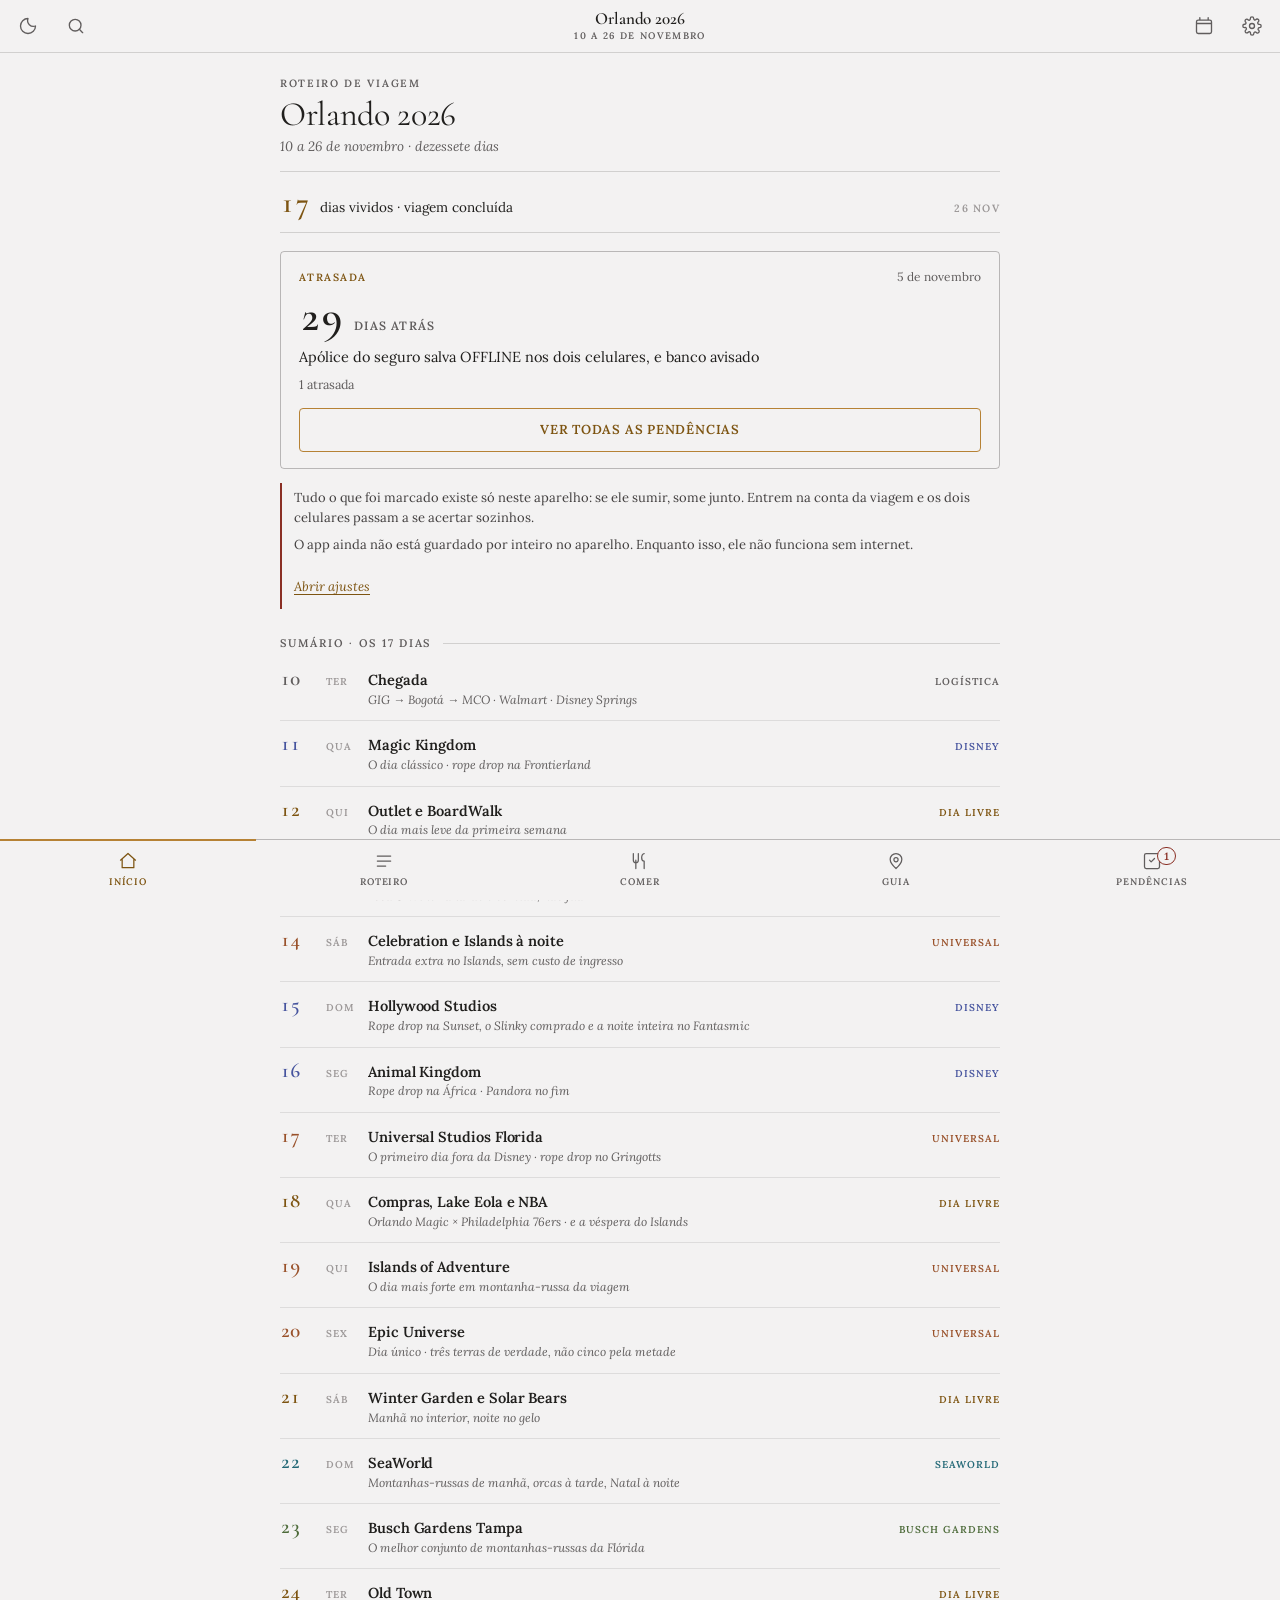
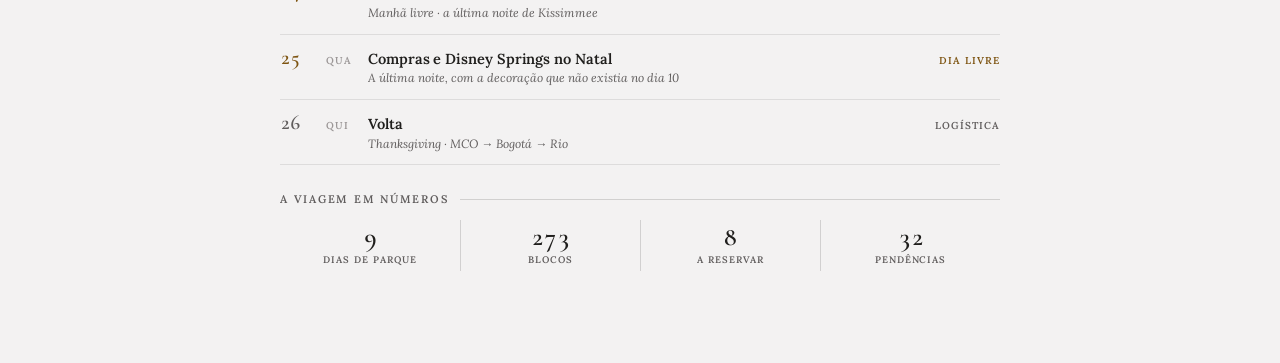
<file: index.html>
<!DOCTYPE html>
<html lang="pt-BR">
<head>
<meta charset="utf-8">
<meta name="viewport" content="width=device-width, initial-scale=1, viewport-fit=cover">
<meta name="theme-color" content="#f3f2f2">
<meta name="description" content="Roteiro de viagem offline para Orlando, 10 a 26 de novembro de 2026.">
<title>Orlando 2026</title>

<link rel="manifest" href="manifest.json">
<link rel="icon" type="image/png" sizes="192x192" href="icons/icon-192.png">
<link rel="apple-touch-icon" href="icons/apple-touch-icon.png">

<!-- iOS: sem isto, "Adicionar à Tela de Início" abre como aba do Safari -->
<meta name="apple-mobile-web-app-capable" content="yes">
<meta name="apple-mobile-web-app-status-bar-style" content="black-translucent">
<meta name="apple-mobile-web-app-title" content="Orlando 2026">
<meta name="mobile-web-app-capable" content="yes">

<link rel="stylesheet" href="css/app.css">
</head>
<body>

<header class="topo" id="topo">
  <div class="topo-linha">
    <button class="btn-icone" id="btn-tema" aria-label="Alternar tema">
      <svg viewBox="0 0 24 24" aria-hidden="true"><path d="M12 3a9 9 0 1 0 9 9 7 7 0 0 1-9-9z"/></svg>
    </button>
    <button class="btn-icone" id="btn-busca" aria-label="Buscar">
      <svg viewBox="0 0 24 24" aria-hidden="true"><circle cx="11" cy="11" r="7"/><path d="M20 20l-4-4"/></svg>
    </button>
    <div class="topo-titulo">
      <strong id="topo-nome">Orlando 2026</strong>
      <span id="topo-sub">10 a 26 de novembro</span>
    </div>
    <button class="btn-icone" id="btn-hoje" aria-label="Ir para hoje">
      <svg viewBox="0 0 24 24" aria-hidden="true"><path d="M7 2v3M17 2v3M3 9h18M5 5h14a2 2 0 0 1 2 2v12a2 2 0 0 1-2 2H5a2 2 0 0 1-2-2V7a2 2 0 0 1 2-2z"/></svg>
    </button>
    <button class="btn-icone" id="btn-ajustes" aria-label="Ajustes">
      <svg viewBox="0 0 24 24" aria-hidden="true"><circle cx="12" cy="12" r="3"/><path d="M19.4 15a1.6 1.6 0 0 0 .3 1.8l.1.1a2 2 0 1 1-2.8 2.8l-.1-.1a1.6 1.6 0 0 0-2.7 1.1V21a2 2 0 1 1-4 0v-.1A1.6 1.6 0 0 0 7.5 19.4l-.1.1a2 2 0 1 1-2.8-2.8l.1-.1A1.6 1.6 0 0 0 3 13.9H3a2 2 0 1 1 0-4h.1A1.6 1.6 0 0 0 4.6 7.5l-.1-.1a2 2 0 1 1 2.8-2.8l.1.1A1.6 1.6 0 0 0 10 3.6V3a2 2 0 1 1 4 0v.1a1.6 1.6 0 0 0 2.5 1.4l.1-.1a2 2 0 1 1 2.8 2.8l-.1.1a1.6 1.6 0 0 0 1.1 2.7H21a2 2 0 1 1 0 4h-.1a1.6 1.6 0 0 0-1.5 1z"/></svg>
    </button>
  </div>
</header>

<!-- ====================== HOME ====================== -->
<main class="tela oculto" id="tela-home">
  <!-- página de rosto -->
  <div class="rosto">
    <div class="rosto-kicker">Roteiro de viagem</div>
    <h1 class="rosto-titulo">Orlando 2026</h1>
    <p class="rosto-sub">10 a 26 de novembro · dezessete dias</p>
  </div>
  <div class="faixa-viagem" id="faixa-viagem"></div>
  <section id="cartao-acao"></section>

  <div id="home-saude"></div>

  <h2 class="secao-rotulo" id="rot-pendencias">Precisa de atenção</h2>
  <div id="home-pendencias"></div>

  <h2 class="secao-rotulo">Sumário · os 17 dias</h2>
  <div id="lista-dias"></div>

  <h2 class="secao-rotulo">A viagem em números</h2>
  <div class="resumo" id="resumo-viagem"></div>
</main>

<!-- ====================== DIA ====================== -->
<main class="tela oculto" id="tela-dia">
  <!-- faixa "agora" fixa: só aparece quando o dia é hoje -->
  <button class="faixa-agora oculto" id="faixa-agora" type="button"
    aria-label="Ir para o agora na linha do tempo"></button>

  <nav class="nav-dias" id="nav-dias" aria-label="Navegação entre dias"></nav>
  <div class="dia-pontos" id="dia-pontos" aria-hidden="true"></div>

  <section class="cabeca-dia" id="cabeca-dia">
    <div class="dia-kicker" id="dia-kicker"></div>
    <h1 id="dia-titulo"></h1>
    <p class="cabeca-meta" id="dia-data"></p>

    <div id="dia-selos" class="selos-dia"></div>
    <p class="dia-resumo" id="dia-resumo"></p>
    <div id="dia-rota"></div>

    <div class="referencia" id="referencia">
      <div class="referencia-txt">
        <label for="inp-referencia" id="lbl-referencia">Abertura do parque</label>
        <input type="time" id="inp-referencia" step="300">
      </div>
      <button class="btn-secundario" id="btn-ref-reset">Reverter</button>
      <p class="referencia-ajuda" id="referencia-ajuda"></p>
    </div>

    <div class="progresso">
      <div class="progresso-barra"><div class="progresso-fill" id="progresso-fill"></div></div>
      <div class="progresso-info">
        <span id="progresso-texto">0 de 0</span>
        <label class="chave">
          <input type="checkbox" id="chk-falta">
          <span>Só o que falta</span>
        </label>
      </div>
    </div>
  </section>

  <div id="vence-hoje"></div>
  <div id="avisos-dia"></div>
  <div id="gastronomia-dia"></div>
  <ol class="linha-tempo" id="linha-tempo"></ol>
  <div id="ficha-dia"></div>
  <div id="fechamento-dia"></div>
  <button class="voltar-hoje oculto" id="btn-voltar-hoje" type="button"></button>
</main>

<!-- ====================== RESTAURANTES ====================== -->
<main class="tela oculto" id="tela-comer">
  <div class="cabecalho">
    <div class="rosto-kicker">Orlando 2026</div>
    <h1 class="tela-titulo">Comer</h1>
    <p class="tela-sub" id="comer-sub"></p>
  </div>
  <div id="janelas-reserva"></div>
  <div id="gastronomia-hoje"></div>
  <div id="lista-restaurantes"></div>
  <h2 class="comer-secao">Imperdíveis da viagem</h2>
  <p class="tela-sub" id="gastro-sub"></p>
  <div id="lista-gastronomia"></div>
</main>

<!-- ====================== GUIA ====================== -->
<main class="tela oculto" id="tela-guia">
  <div class="cabecalho">
    <div class="rosto-kicker">Orlando 2026</div>
    <h1 class="tela-titulo">Guia</h1>
    <p class="tela-sub">Tudo o que vale saber na viagem, pelo momento em que se usa.</p>
  </div>
  <div class="ligar-rapido" id="guia-ligar"></div>
  <input class="guia-filtro" id="guia-filtro" type="search" autocomplete="off"
    placeholder="Filtrar: gorjeta, farmácia, Uber…" aria-label="Filtrar o Guia">
  <p class="guia-vazio" id="guia-vazio" hidden>Nada no Guia com esse termo. A lupa do topo busca no roteiro inteiro.</p>

  <section class="guia-secao">
    <h2 class="secao-rotulo">Antes de viajar</h2>
    <div id="guia-antes"></div>
  </section>
  <section class="guia-secao">
    <h2 class="secao-rotulo">No dia a dia</h2>
    <div id="guia-dia"></div>
  </section>
  <section class="guia-secao">
    <h2 class="secao-rotulo">Quando der errado</h2>
    <div class="ligar-rapido" id="guia-ligar-errado"></div>
    <div id="guia-errado"></div>
  </section>
  <section class="guia-secao">
    <h2 class="secao-rotulo">Referência · telefones</h2>
    <div id="lista-contatos"></div>
    <h2 class="secao-rotulo">Referência · locais</h2>
    <div class="aviso" id="aviso-coords"></div>
    <div class="filtros-local" id="filtros-local"></div>
    <div id="lista-locais"></div>
  </section>
</main>

<!-- ====================== PENDÊNCIAS ====================== -->
<main class="tela oculto" id="tela-pendencias">
  <div class="cabecalho">
    <div class="rosto-kicker">Orlando 2026</div>
    <h1 class="tela-titulo">Pendências</h1>
    <p class="tela-sub" id="pend-sub"></p>
  </div>
  <div class="progresso">
    <div class="progresso-barra"><div class="progresso-fill" id="pend-fill"></div></div>
    <div class="progresso-info">
      <span id="pend-texto"></span>
      <label class="chave">
        <input type="checkbox" id="chk-pend-falta">
        <span>Só o que falta</span>
      </label>
    </div>
  </div>
  <div id="lista-pendencias"></div>
</main>

<!-- ====================== AJUSTES ====================== -->
<main class="tela oculto" id="tela-ajustes">
  <div class="cabecalho">
    <div class="rosto-kicker">Orlando 2026</div>
    <h1 class="tela-titulo">Ajustes</h1>
    <p class="tela-sub">Offline, sincronização entre os dois celulares e dados do app.</p>
  </div>

  <h2 class="secao-rotulo">Estado offline</h2>
  <div id="status-offline"></div>

  <h2 class="secao-rotulo">Papel</h2>
  <div class="painel-sync">
    <p class="sync-ajuda">
      Uma meia-folha por dia: horários em duas colunas, telefones, confirmações e o que
      fazer se o dia virar. O app é offline, mas não é à prova de bateria às 21h.
    </p>
    <a class="btn-secundario link-folha" href="folha.html">Abrir as folhas do dia para imprimir</a>
  </div>

  <h2 class="secao-rotulo">Sincronizar com o outro celular</h2>
  <div class="painel-sync" id="painel-nuvem"></div>

  <h2 class="secao-rotulo">Sem internet: pelo arquivo</h2>
  <div class="painel-sync">
    <p class="sync-ajuda">
      Funciona sem sinal e sem conta: exportem de um aparelho e importem no outro.
      O <strong>Mesclar</strong> compara registro a registro e mantém sempre o mais
      recente — ninguém apaga o trabalho do outro, e a ordem não importa. É por aqui
      que o telefone e a apólice do seguro cruzam, porque eles não sobem para a nuvem.
    </p>
    <div class="sync-linha">
      <span class="sync-rot">Exportar</span>
      <div class="sync-botoes">
        <button class="btn-secundario" id="btn-exp-copiar">Copiar</button>
        <button class="btn-secundario" id="btn-exp-arquivo">Baixar</button>
        <button class="btn-secundario" id="btn-exp-enviar">Enviar</button>
      </div>
    </div>
    <div class="sync-linha">
      <span class="sync-rot">Importar</span>
      <div class="sync-botoes">
        <button class="btn-secundario destaque" id="btn-importar">Importar do outro celular</button>
      </div>
    </div>
  </div>

  <h2 class="secao-rotulo">Sobre os dados</h2>
  <div class="painel-sync"><p class="sync-ajuda" id="sobre-dados"></p></div>
</main>

<!-- ====================== BUSCA ====================== -->
<div class="busca-tela oculto" id="tela-busca" role="dialog" aria-modal="true" aria-label="Buscar no roteiro">
  <div class="busca-topo">
    <input class="busca-campo" id="busca-campo" type="search" autocomplete="off"
      placeholder="Buscar atração, restaurante, local, dica…" aria-label="Buscar">
    <button class="btn-icone escuro" id="btn-busca-fechar" aria-label="Fechar busca">
      <svg viewBox="0 0 24 24" aria-hidden="true"><path d="M6 6l12 12M18 6L6 18"/></svg>
    </button>
  </div>
  <div class="busca-corpo" id="busca-corpo"></div>
</div>

<!-- ====================== MODAL IMPORTAR ====================== -->
<div class="modal oculto" id="modal-importar">
  <div class="modal-caixa" role="dialog" aria-modal="true" aria-labelledby="imp-titulo">
    <div class="modal-topo">
      <strong id="imp-titulo">Importar do outro celular</strong>
      <button class="btn-icone escuro" id="btn-imp-fechar" aria-label="Fechar">
        <svg viewBox="0 0 24 24" aria-hidden="true"><path d="M6 6l12 12M18 6L6 18"/></svg>
      </button>
    </div>
    <div class="modal-corpo">
      <p class="sync-ajuda">Cole aqui o texto exportado no outro aparelho, ou escolha o arquivo.</p>
      <textarea id="imp-texto" rows="6" placeholder="{ &quot;versao&quot;: 1, … }"></textarea>
      <label class="btn-secundario arquivo-label">
        Escolher arquivo…
        <input type="file" id="imp-arquivo" accept="application/json,.json" hidden>
      </label>
      <p class="imp-resultado" id="imp-resultado" role="status"></p>
    </div>
    <div class="modal-acoes">
      <button class="btn-secundario" id="btn-imp-substituir">Substituir tudo</button>
      <button class="btn-primario" id="btn-imp-mesclar">Mesclar</button>
    </div>
  </div>
</div>

<div class="toast" id="toast" role="status" aria-live="polite"></div>

<nav class="barra-inferior">
  <button class="aba ativa" data-tela="home">
    <svg viewBox="0 0 24 24" aria-hidden="true"><path d="M3 11l9-8 9 8M5 10v10h14V10"/></svg>
    <span>Início</span>
  </button>
  <button class="aba" data-tela="dia">
    <svg viewBox="0 0 24 24" aria-hidden="true"><path d="M4 6h16M4 12h16M4 18h10"/></svg>
    <span>Roteiro</span>
  </button>
  <button class="aba" data-tela="comer">
    <svg viewBox="0 0 24 24" aria-hidden="true"><path d="M4 3v8a3 3 0 0 0 6 0V3M7 11v10M17 3c-1.7 0-3 2.2-3 5s1.3 4 3 4v9"/></svg>
    <span>Comer</span>
  </button>
  <button class="aba" data-tela="guia">
    <svg viewBox="0 0 24 24" aria-hidden="true"><path d="M12 21s7-6 7-11a7 7 0 1 0-14 0c0 5 7 11 7 11zM12 8a2.5 2.5 0 1 1 0 5 2.5 2.5 0 0 1 0-5z"/></svg>
    <span>Guia</span>
  </button>
  <button class="aba" data-tela="pendencias">
    <svg viewBox="0 0 24 24" aria-hidden="true"><path d="M9 11l2 2 4-4M5 3h14a2 2 0 0 1 2 2v14a2 2 0 0 1-2 2H5a2 2 0 0 1-2-2V5a2 2 0 0 1 2-2z"/></svg>
    <span>Pendências</span>
    <i class="badge oculto" id="badge-pend"></i>
  </button>
</nav>

<script src="data/roteiro.js"></script>
<script src="js/estado.js"></script>
<script src="js/busca.js"></script>
<script src="js/fase3.js"></script>
<script src="js/fase4.js"></script>
<script src="js/fase5.js"></script>
<script src="js/sync.js"></script>
<script src="js/app.js"></script>
</body>
</html>
</file>
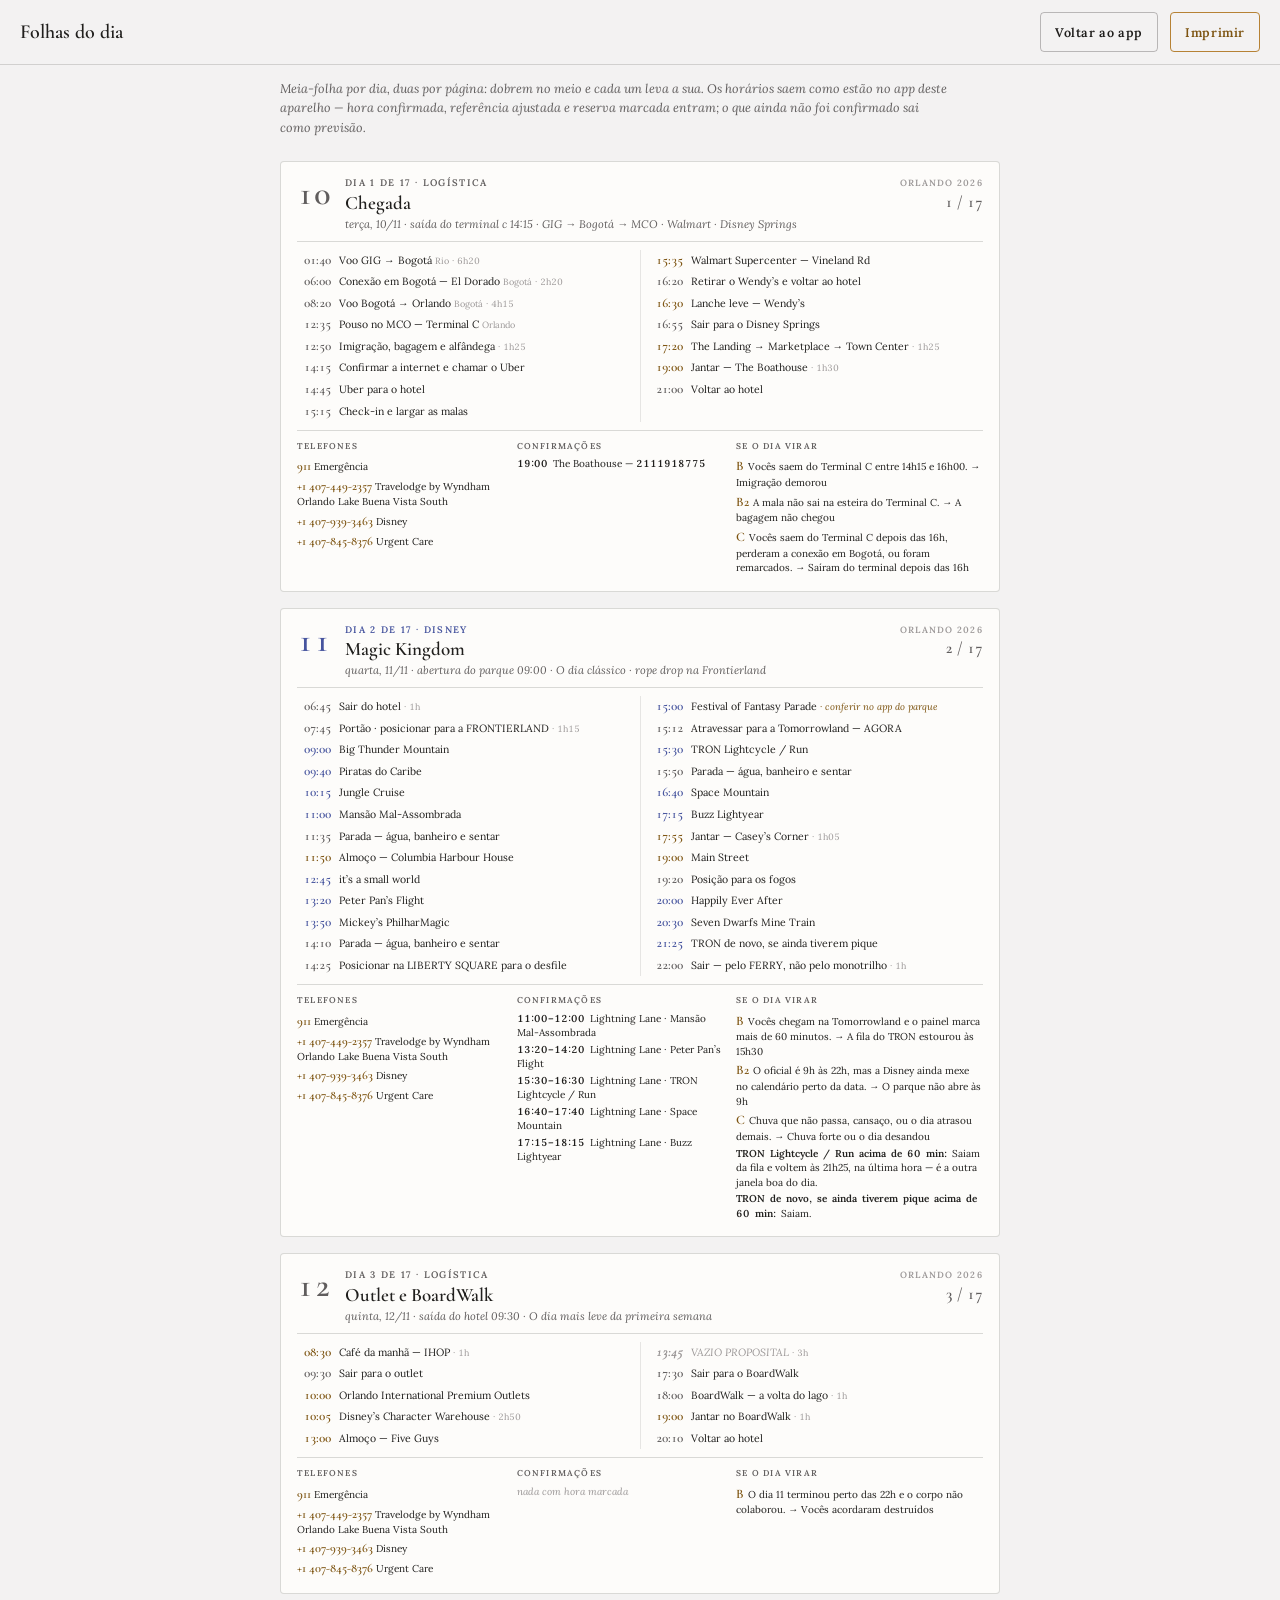
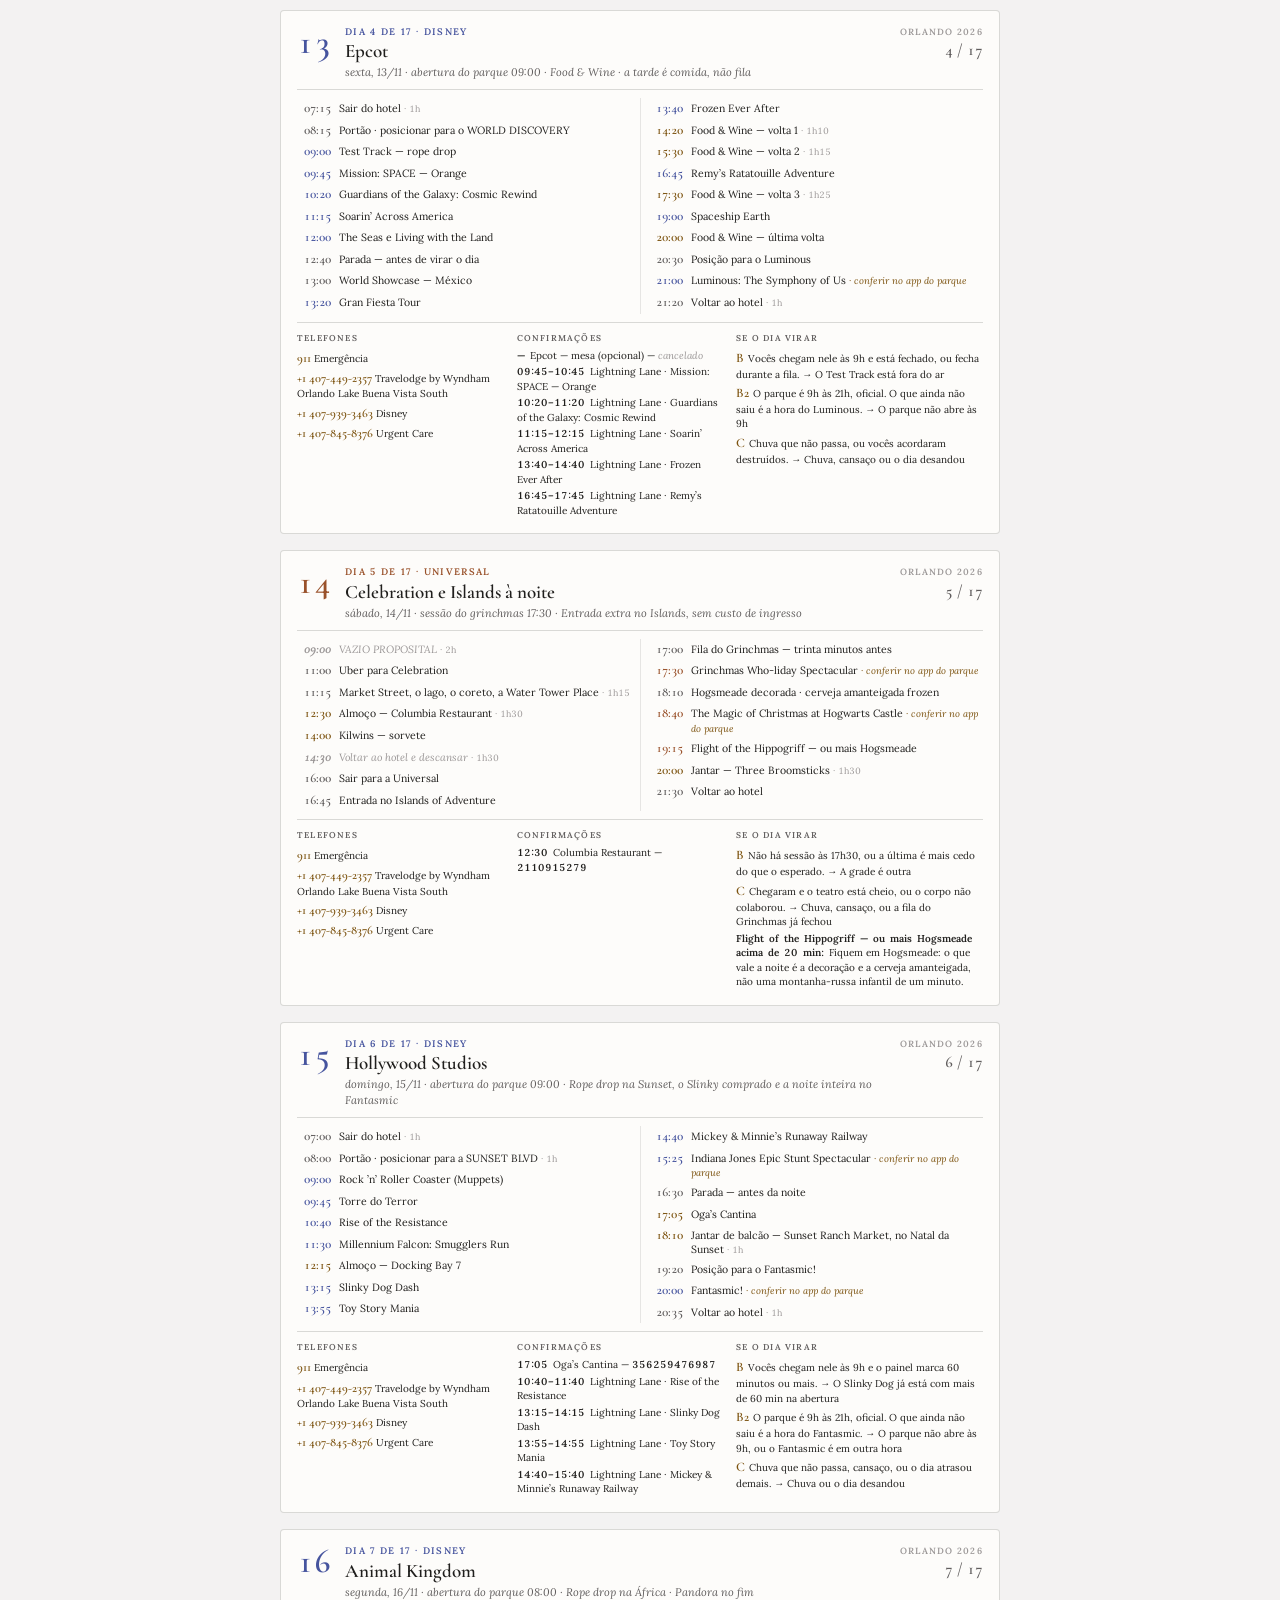
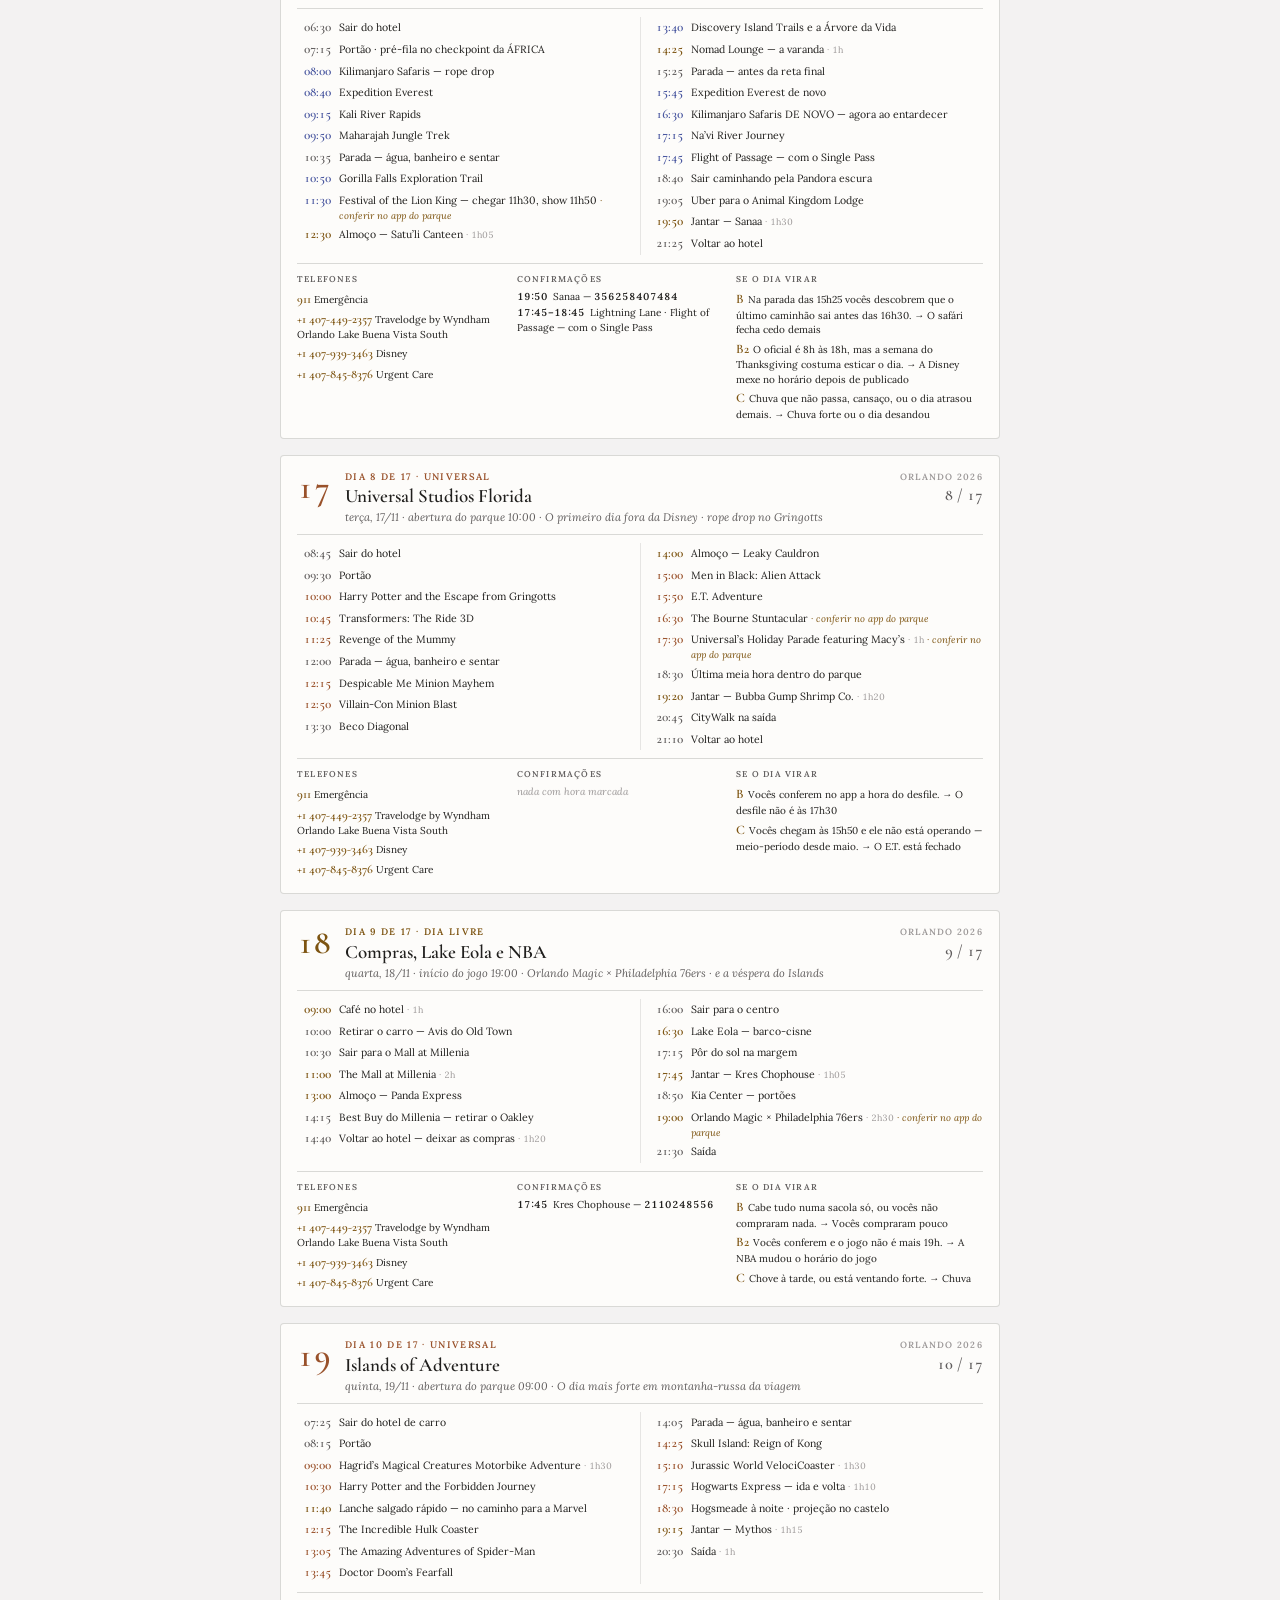
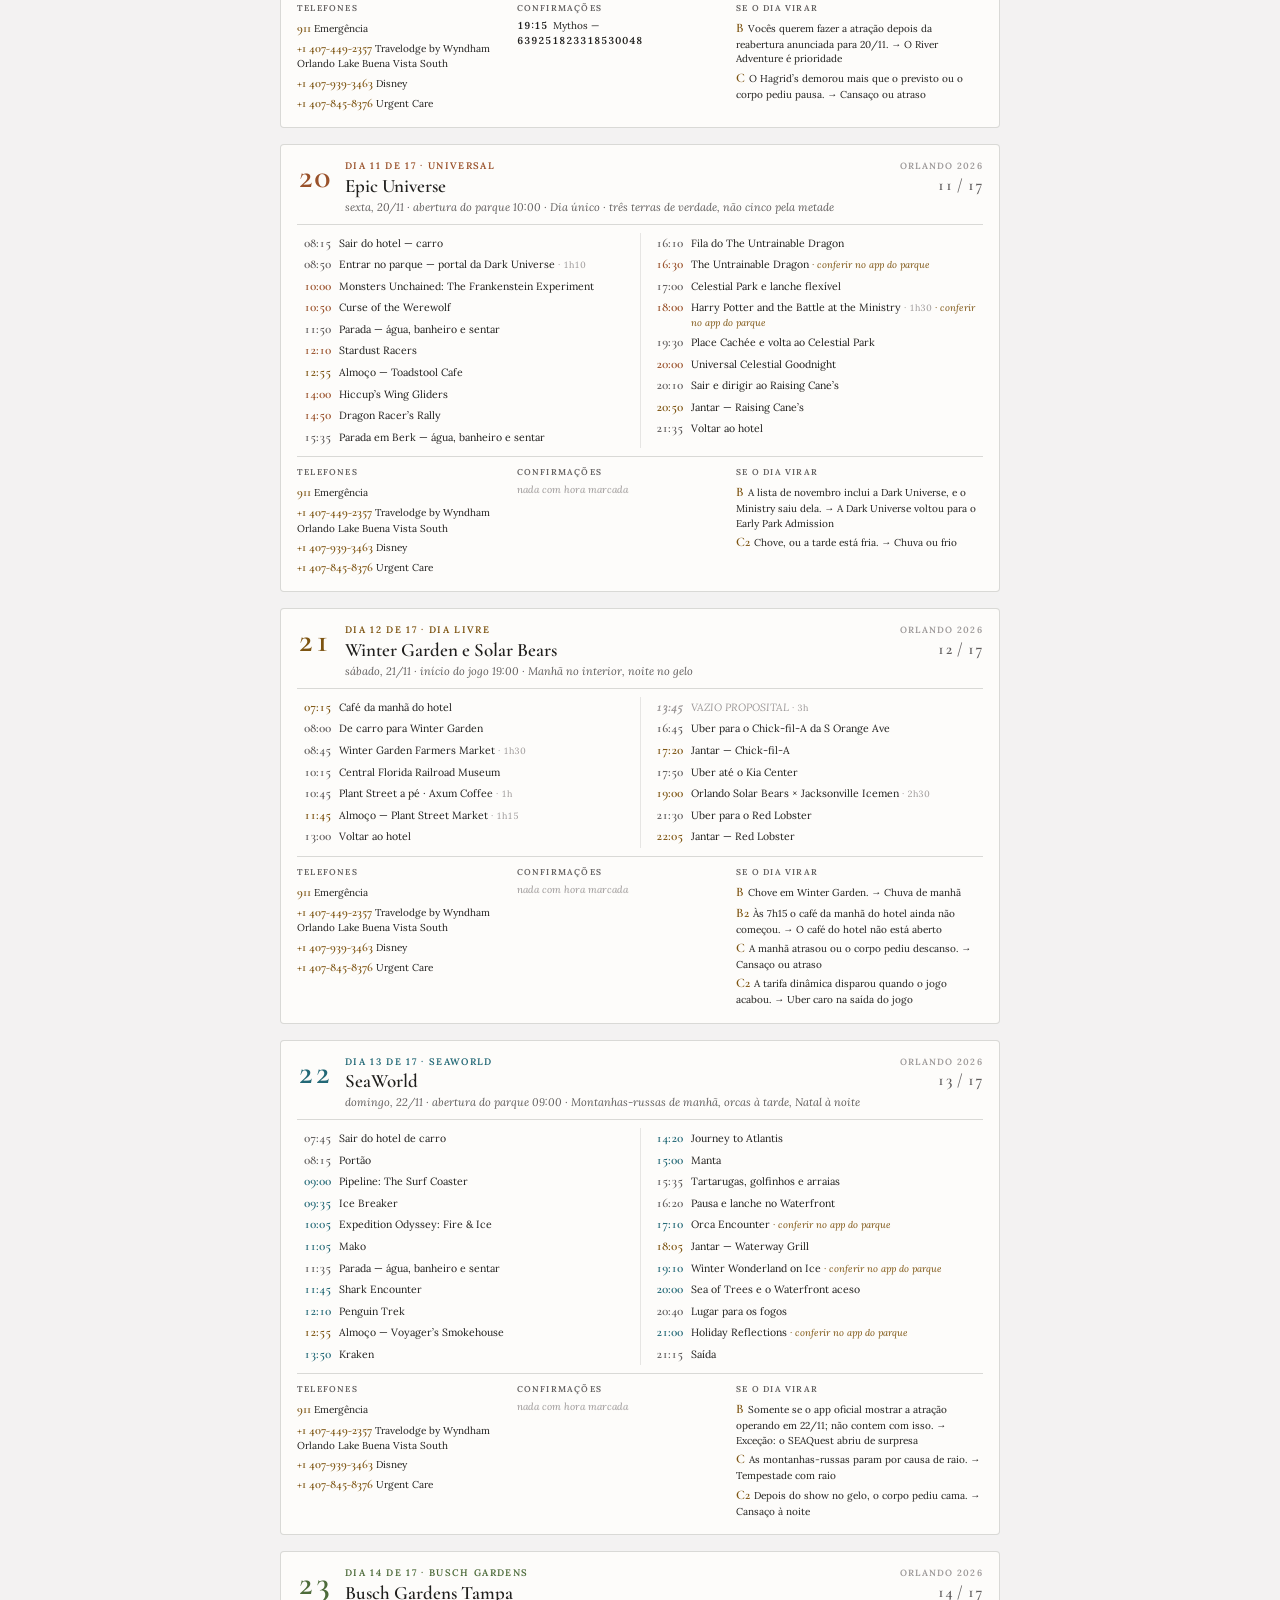
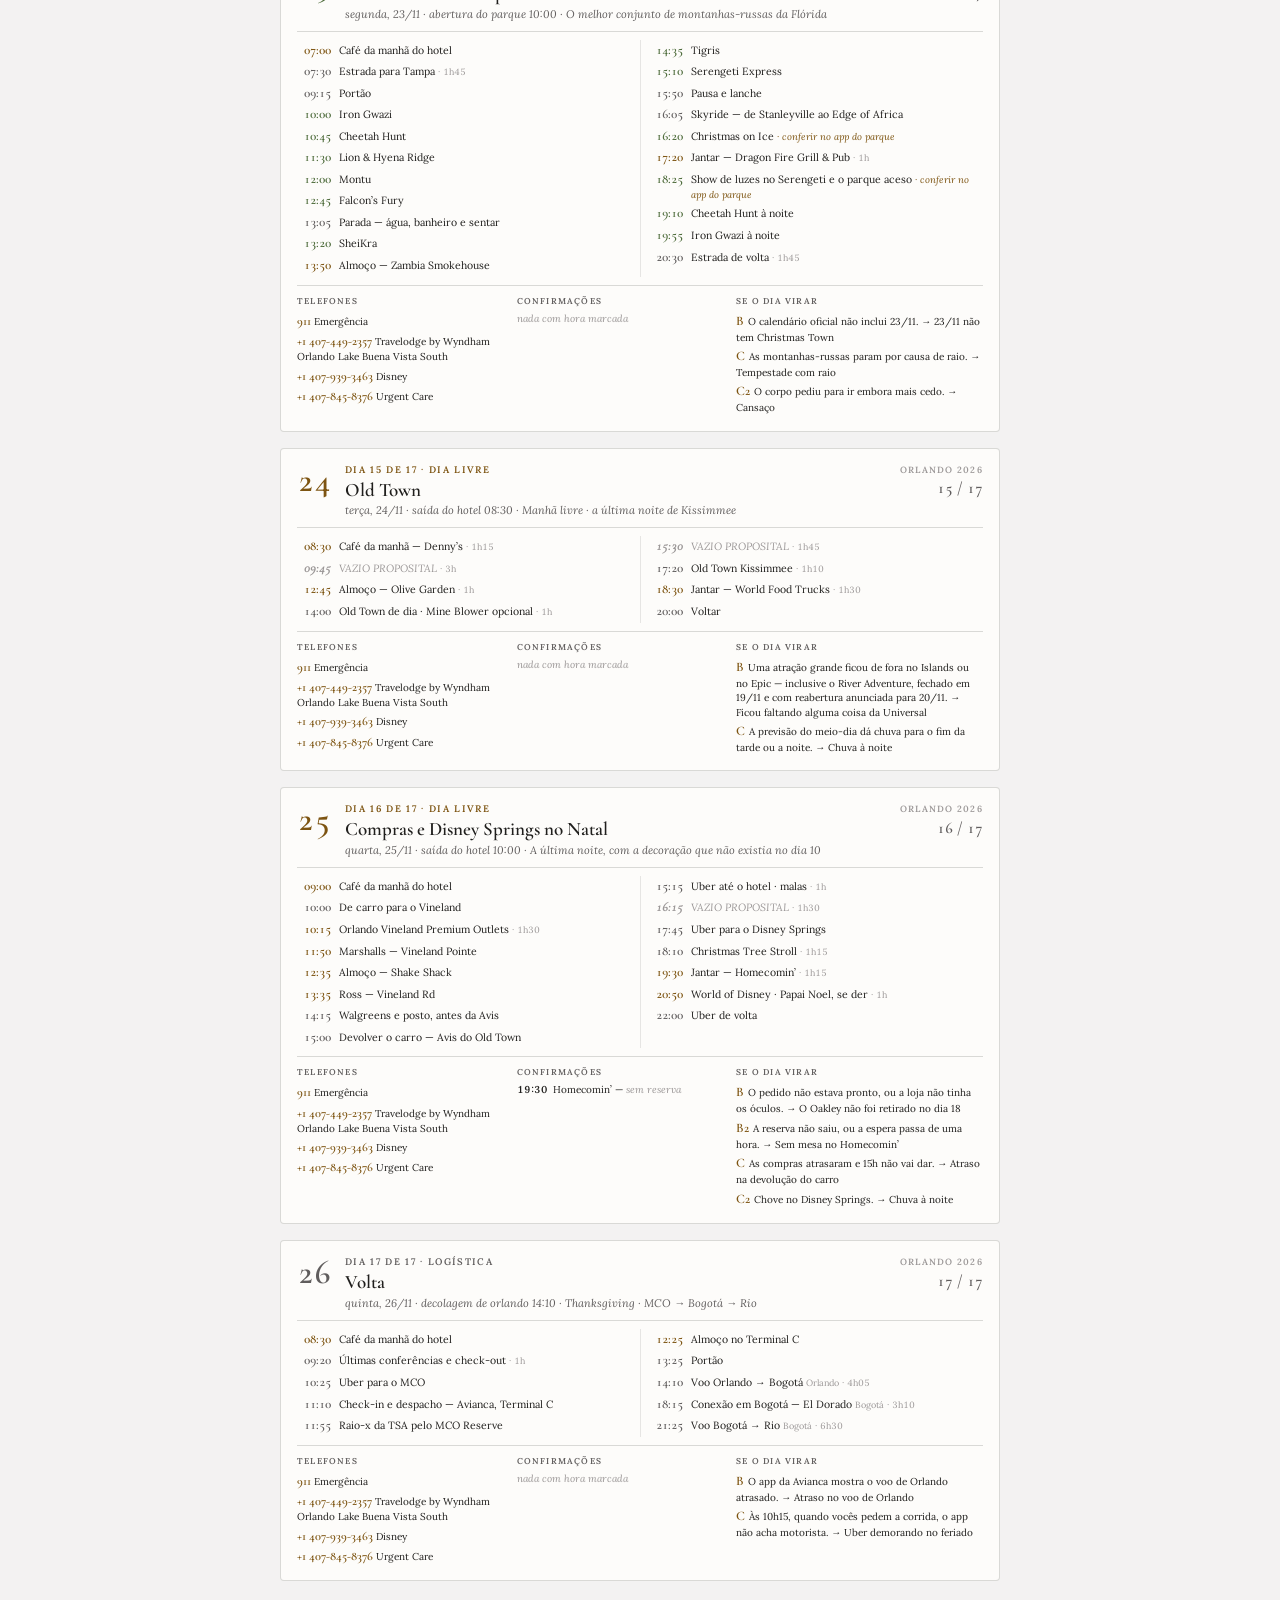
<file: folha.html>
<!doctype html>
<html lang="pt-BR">
<head>
<meta charset="utf-8">
<meta name="viewport" content="width=device-width, initial-scale=1">
<meta name="theme-color" content="#f3f2f2">
<title>Folha do dia</title>
<link rel="stylesheet" href="css/app.css">
<style>
  /* =========================================================================
     Folha do dia — meia-folha por dia, para dobrar e levar no bolso.
     O app é offline, mas não é à prova de bateria às 21h. A folha lê o mesmo
     estado do app neste aparelho: hora confirmada, referência ajustada, reserva.
     ====================================================================== */
  body { padding: 0; }
  .fo-topo {
    position: sticky; top: 0; z-index: 10; background: var(--fundo);
    border-bottom: 1px solid var(--fio); padding: 12px 20px;
    display: flex; align-items: center; gap: 12px; flex-wrap: wrap;
  }
  .fo-topo strong { font-family: var(--font-heading); font-size: 20px; font-weight: 600; flex: 1; }
  .fo-topo .btn-secundario { min-height: 40px; }
  .fo-ajuda { max-width: 760px; margin: 0 auto; padding: 14px 20px 0; font-style: italic;
    font-size: 12.5px; color: var(--texto-fraco); line-height: 1.55; text-wrap: pretty; }
  .folhas { max-width: 760px; margin: 0 auto; padding: 8px 20px 40px; }

  .folha {
    border: 1px solid var(--fio); border-radius: var(--r-card); background: var(--superficie);
    padding: 14px 16px; margin: 16px 0; break-inside: avoid; page-break-inside: avoid;
    color: var(--texto);
  }
  .fo-cab { display: flex; gap: 14px; align-items: flex-start; padding-bottom: 8px;
    border-bottom: 1px solid var(--fio); }
  .fo-num { font-family: var(--font-heading); font-weight: 600; font-size: 34px; line-height: .9;
    font-variant-numeric: tabular-nums; color: var(--op); flex: 0 0 auto; padding-top: 3px; }
  .fo-cab-txt { flex: 1; min-width: 0; }
  .fo-kicker { font-size: 9.5px; font-weight: 600; letter-spacing: .14em; text-transform: uppercase;
    color: var(--op); }
  .fo-titulo { font-family: var(--font-heading); font-weight: 600; font-size: 19px; line-height: 1.1;
    margin-top: 2px; }
  .fo-meta { font-style: italic; font-size: 11px; color: var(--texto-fraco); margin-top: 3px;
    line-height: 1.45; }
  .fo-marca { text-align: right; font-size: 9px; font-weight: 600; letter-spacing: .14em;
    text-transform: uppercase; color: var(--texto-suave); white-space: nowrap; line-height: 1.5; }
  .fo-marca b { display: block; font-family: var(--font-heading); font-size: 16px; font-weight: 600;
    letter-spacing: 0; color: var(--texto-fraco); font-variant-numeric: tabular-nums; }

  .fo-horas { columns: 2; column-gap: 18px; column-rule: 1px solid var(--fio-fraco);
    padding: 8px 0; list-style: none; margin: 0; }
  .fo-hora { display: flex; gap: 8px; align-items: baseline; font-size: 10.5px; line-height: 1.35;
    padding: 2px 0; break-inside: avoid; }
  .fo-hora b { flex: 0 0 34px; font-family: var(--font-heading); font-weight: 600; font-size: 13px;
    font-variant-numeric: tabular-nums; color: var(--texto-fraco); text-align: right; }
  .fo-hora.t-atracao b, .fo-hora.t-show b { color: var(--op); }
  .fo-hora.t-refeicao b, .fo-hora.t-compras b { color: var(--acento-texto); }
  .fo-hora.t-vazio { color: var(--texto-suave); font-style: italic; }
  .fo-hora.t-vazio b { color: var(--texto-suave); }
  .fo-hora span { min-width: 0; }
  .fo-hora i { font-style: normal; font-size: 9px; color: var(--texto-suave);
    font-variant-numeric: tabular-nums; white-space: nowrap; }
  .fo-hora .fo-conf { font-style: italic; color: var(--ok); font-size: 9.5px; }
  .fo-hora .fo-pede { font-style: italic; color: var(--acento-texto); font-size: 9.5px; }

  .fo-pe { display: grid; grid-template-columns: 1fr 1fr 1.2fr; gap: 0 14px;
    border-top: 1px solid var(--fio); padding-top: 8px; }
  .fo-rot { font-size: 8.5px; font-weight: 600; letter-spacing: .14em; text-transform: uppercase;
    color: var(--texto-fraco); margin-bottom: 4px; }
  .fo-lista { list-style: none; margin: 0; padding: 0; font-size: 10px; line-height: 1.45; }
  .fo-lista li { padding: 1px 0; break-inside: avoid; }
  .fo-lista b { font-weight: 600; font-variant-numeric: tabular-nums; }
  .fo-lista .fo-tel { font-family: var(--font-heading); font-size: 12.5px; font-weight: 600;
    color: var(--acento-texto); white-space: nowrap; }
  .fo-lista .fo-letra { font-family: var(--font-heading); font-size: 13px; font-weight: 600;
    color: var(--acento-texto); margin-right: 4px; }
  .fo-lista .fo-nada { font-style: italic; color: var(--texto-suave); }
  .fo-vazio { font-style: italic; color: var(--texto-fraco); padding: 30px 0; text-align: center; }

  @media (max-width: 520px) {
    .fo-pe { grid-template-columns: 1fr; gap: 10px 0; }
  }

  @media print {
    @page { size: A4; margin: 9mm 10mm; }
    :root { --fundo: #fff; --superficie: #fff; --texto: #000; --texto-corpo: #222;
      --texto-fraco: #444; --texto-suave: #777; --fio: #bbb; --fio-fraco: #ccc; --fio-forte: #999; }
    body { background: #fff; color: #000; }
    .fo-topo, .fo-ajuda { display: none; }
    .folhas { max-width: none; padding: 0; margin: 0; }
    /* duas folhas por página: dobra no meio, uma vai no bolso de cada um */
    .folha { height: 134mm; margin: 0; border: 0; border-bottom: 1px dashed #999;
      border-radius: 0; padding: 4mm 3mm; overflow: hidden; box-sizing: border-box; }
    .folha:nth-child(2n) { border-bottom: 0; }
    .folha:nth-child(2n+1) { page-break-before: auto; }
    .folha:nth-child(2n+2) { page-break-after: always; }
    .fo-num, .fo-kicker, .fo-hora.t-atracao b, .fo-hora.t-show b { color: #000; }
    .fo-hora.t-refeicao b, .fo-hora.t-compras b, .fo-lista .fo-tel, .fo-lista .fo-letra,
    .fo-hora .fo-pede { color: #000; }
    .fo-hora .fo-conf { color: #000; }
    a { color: inherit; text-decoration: none; }
  }
</style>
</head>
<body>
<header class="fo-topo">
  <strong>Folhas do dia</strong>
  <a class="btn-secundario" href="./">Voltar ao app</a>
  <button class="btn-secundario destaque" id="btn-imprimir" type="button">Imprimir</button>
</header>
<p class="fo-ajuda">
  Meia-folha por dia, duas por página: dobrem no meio e cada um leva a sua. Os horários
  saem como estão no app deste aparelho — hora confirmada, referência ajustada e reserva
  marcada entram; o que ainda não foi confirmado sai como previsão.
</p>
<main class="folhas" id="folhas"></main>

<script src="data/roteiro.js"></script>
<script src="js/estado.js"></script>
<script>
(function () {
  'use strict';
  const R = window.ROTEIRO;
  const alvo = document.getElementById('folhas');
  if (!R || !R.dias) {
    alvo.innerHTML = '<p class="fo-vazio">O roteiro não carregou. Abram o app uma vez com internet.</p>';
    return;
  }
  const estado = window.Estado || null;

  const el = function (tag, cls, txt) {
    const n = document.createElement(tag);
    if (cls) n.className = cls;
    if (txt != null) n.textContent = txt;
    return n;
  };
  const paraMin = (h) => { const p = h.split(':'); return (+p[0]) * 60 + (+p[1]); };
  const paraHora = (m) => {
    m = ((m % 1440) + 1440) % 1440;
    return String(Math.floor(m / 60)).padStart(2, '0') + ':' + String(m % 60).padStart(2, '0');
  };
  const ddmm = (iso) => iso.slice(8, 10) + '/' + iso.slice(5, 7);
  const OP = { disney: 'Disney', universal: 'Universal', seaworld: 'SeaWorld',
               busch: 'Busch Gardens', livre: 'dia livre', logistica: 'logística' };
  function chaveOp(dia) {
    const o = (dia.operadora || '').toLowerCase();
    if (o.indexOf('disney') >= 0) return 'disney';
    if (o.indexOf('universal') >= 0) return 'universal';
    if (o.indexOf('sea') >= 0) return 'seaworld';
    if (o.indexOf('busch') >= 0) return 'busch';
    return dia.tipo === 'logistica' || dia.tipo === 'compras' ? 'logistica' : 'livre';
  }

  // A referência do dia como o app a vê: o padrão do roteiro, ou o que foi ajustado.
  function refDoDia(dia) {
    if (!dia.referencia) return null;
    let r = estado && estado.referencia ? estado.referencia(dia.id) : null;
    if (r && typeof r === 'object') r = r.hora;
    return r || dia.referencia.padrao;
  }
  // Hora efetiva de um bloco: confirmada à mão > deslocada pela referência > prevista.
  function horaEfetiva(dia, b, delta) {
    const conf = estado && estado.horaBloco ? estado.horaBloco(b.id) : null;
    if (conf) return { hora: conf, confirmada: true };
    if (delta && b.ancora === 'referencia') return { hora: paraHora(paraMin(b.hora) + delta) };
    return { hora: b.hora };
  }
  function statusReserva(r) {
    const s = estado && estado.reserva ? estado.reserva(r.id) : null;
    return { status: (s && s.status) || r.statusPadrao || null,
             conf: (s && s.confirmacao) || r.confirmacaoPadrao || null };
  }

  // Telefones que valem em qualquer dia: os críticos, com número.
  const telefones = (R.contatos || []).filter((c) => c.critico && c.numero);

  R.dias.forEach(function (dia, idx) {
    const sec = el('section', 'folha');
    sec.setAttribute('data-op', chaveOp(dia));

    /* cabeçalho */
    const cab = el('div', 'fo-cab');
    cab.appendChild(el('div', 'fo-num', String(+dia.data.slice(8, 10))));
    const txt = el('div', 'fo-cab-txt');
    txt.appendChild(el('div', 'fo-kicker',
      'Dia ' + (idx + 1) + ' de ' + R.dias.length + ' · ' + OP[chaveOp(dia)]));
    txt.appendChild(el('div', 'fo-titulo', dia.titulo));
    const ref = refDoDia(dia);
    const meta = [dia.diaSemana + ', ' + ddmm(dia.data)];
    if (dia.referencia) meta.push(dia.referencia.rotulo.toLowerCase() + ' ' + ref);
    if (dia.subtitulo) meta.push(dia.subtitulo);
    txt.appendChild(el('div', 'fo-meta', meta.join(' · ')));
    cab.appendChild(txt);
    const marca = el('div', 'fo-marca', 'Orlando 2026');
    marca.appendChild(el('b', null, (idx + 1) + ' / ' + R.dias.length));
    cab.appendChild(marca);
    sec.appendChild(cab);

    /* horários em duas colunas */
    const delta = dia.referencia ? paraMin(ref) - paraMin(dia.referencia.padrao) : 0;
    const ul = el('ul', 'fo-horas');
    const blocos = (dia.blocos || []).map(function (b) {
      const h = horaEfetiva(dia, b, delta);
      return { b: b, hora: h.hora, confirmada: h.confirmada, min: paraMin(h.hora) };
    }).sort((a, b) => a.min - b.min);
    blocos.forEach(function (it) {
      const b = it.b;
      const li = el('li', 'fo-hora t-' + b.tipo);
      li.appendChild(el('b', null, it.hora));
      const s = el('span', null, b.titulo);
      if (b.fuso) s.appendChild(el('i', null, ' ' + b.fuso));
      if (b.duracaoMin && b.duracaoMin >= 60) {
        s.appendChild(el('i', null, ' · ' + Math.floor(b.duracaoMin / 60) + 'h' +
          (b.duracaoMin % 60 ? String(b.duracaoMin % 60).padStart(2, '0') : '')));
      }
      if (it.confirmada) s.appendChild(el('span', 'fo-conf', ' · confirmado'));
      else if (b.confirmarHorario) s.appendChild(el('span', 'fo-pede', ' · conferir no app do parque'));
      li.appendChild(s);
      ul.appendChild(li);
    });
    sec.appendChild(ul);

    /* pé: telefones · confirmações · se o dia virar */
    const pe = el('div', 'fo-pe');

    const t = el('div');
    t.appendChild(el('div', 'fo-rot', 'Telefones'));
    const tl = el('ul', 'fo-lista');
    telefones.forEach(function (c) {
      const li = el('li');
      li.appendChild(el('span', 'fo-tel', c.numero));
      li.appendChild(document.createTextNode(' ' + c.nome.split('—')[0].trim()));
      tl.appendChild(li);
    });
    t.appendChild(tl);
    pe.appendChild(t);

    const c = el('div');
    c.appendChild(el('div', 'fo-rot', 'Confirmações'));
    const cl = el('ul', 'fo-lista');
    (R.restaurantes || []).filter((r) => r.data === dia.data && r.precisaReserva)
      .sort((a, b) => String(a.hora || '').localeCompare(String(b.hora || '')))
      .forEach(function (r) {
        const st = statusReserva(r);
        const li = el('li');
        li.appendChild(el('b', null, (r.hora || '—') + ' '));
        li.appendChild(document.createTextNode(r.nome + ' — '));
        if ((st.status === 'confirmado' || st.status === 'reservado') && st.conf) {
          li.appendChild(el('b', null, st.conf));
        } else if (st.status === 'cancelado') {
          li.appendChild(el('span', 'fo-nada', 'cancelado'));
        } else {
          li.appendChild(el('span', 'fo-nada', 'sem reserva'));
        }
        cl.appendChild(li);
      });
    blocos.filter((it) => (it.b.acesso || []).some((a) => a === 'multi-pass' || a === 'single-pass'))
      .forEach(function (it) {
        const li = el('li');
        li.appendChild(el('b', null, it.hora + '–' + paraHora(it.min + 60) + ' '));
        li.appendChild(document.createTextNode('Lightning Lane · ' + it.b.titulo));
        cl.appendChild(li);
      });
    if (!cl.children.length) cl.appendChild(el('li', 'fo-nada', 'nada com hora marcada'));
    c.appendChild(cl);
    pe.appendChild(c);

    const v = el('div');
    v.appendChild(el('div', 'fo-rot', 'Se o dia virar'));
    const vl = el('ul', 'fo-lista');
    (dia.planos || []).filter((p) => p.letra !== 'A').forEach(function (p) {
      const li = el('li');
      li.appendChild(el('span', 'fo-letra', p.letra));
      li.appendChild(document.createTextNode(p.gatilho ? p.gatilho + ' → ' + p.titulo : p.titulo));
      vl.appendChild(li);
    });
    blocos.filter((it) => it.b.limiarFila).forEach(function (it) {
      const li = el('li');
      li.appendChild(el('b', null, it.b.titulo + ' acima de ' + it.b.limiarFila + ' min: '));
      li.appendChild(document.createTextNode(
        (it.b.planoBFila || 'plano B').split(/(?<=[.!?])\s/)[0]));
      vl.appendChild(li);
    });
    if (!vl.children.length) vl.appendChild(el('li', 'fo-nada', 'sem plano B escrito'));
    v.appendChild(vl);
    pe.appendChild(v);

    sec.appendChild(pe);
    alvo.appendChild(sec);
  });

  document.getElementById('btn-imprimir').addEventListener('click', function () { window.print(); });
})();
</script>
</body>
</html>
</file>
<file: css/app.css>
/* =============================================================================
   Orlando 2026 — sistema visual "Classical"
   -----------------------------------------------------------------------------
   Editorial, tipo livro: Cormorant Garamond nos títulos e numerais, Lora no
   corpo. Fios de cabelo no lugar de sombras; cor como traço — borda, filete,
   tinta de numeral — nunca como bloco chapado. A única exceção de
   preenchimento é a pílula ativa da régua de dias.

   REGRA QUE NÃO SE QUEBRA: contraste vem antes de decoração. Serifa sob sol
   pede corpo: leitura 13.5–14.5px, apoio 12–12.5px, mínimo 10.5px só em
   metadado. Tinta sempre em opacidade cheia; o que "recua" recua por cor,
   não por transparência. Os pares texto/fundo são medidos em tools/checar.js.

   Fontes: locais, em fonts/, no precache do service worker. Zero rede em
   runtime — um @font-face de CDN renderizaria em serifa de sistema no parque.
   ========================================================================== */

@font-face {
  font-family: "Cormorant Garamond";
  font-style: normal;
  font-weight: 300 700;            /* fonte variável: o 600 vem do eixo, não sintetizado */
  font-display: swap;
  src: url("../fonts/cormorant-garamond.woff2") format("woff2");
  unicode-range: U+0000-00FF, U+0131, U+0152-0153, U+02BB-02BC, U+02C6, U+02DA, U+02DC,
    U+0304, U+0308, U+0329, U+2000-206F, U+20AC, U+2122, U+2191, U+2193, U+2212, U+2215,
    U+FEFF, U+FFFD;
}
@font-face {
  font-family: "Cormorant Garamond";
  font-style: italic;
  font-weight: 400;                /* corte estático: só o 400 itálico é usado */
  font-display: swap;
  src: url("../fonts/cormorant-garamond-italic.woff2") format("woff2");
  unicode-range: U+0000-00FF, U+0131, U+0152-0153, U+02BB-02BC, U+02C6, U+02DA, U+02DC,
    U+0304, U+0308, U+0329, U+2000-206F, U+20AC, U+2122, U+2191, U+2193, U+2212, U+2215,
    U+FEFF, U+FFFD;
}
@font-face {
  font-family: "Lora";
  font-style: normal;
  font-weight: 400 700;
  font-display: swap;
  src: url("../fonts/lora.woff2") format("woff2");
  unicode-range: U+0000-00FF, U+0131, U+0152-0153, U+02BB-02BC, U+02C6, U+02DA, U+02DC,
    U+0304, U+0308, U+0329, U+2000-206F, U+20AC, U+2122, U+2191, U+2193, U+2212, U+2215,
    U+FEFF, U+FFFD;
}
@font-face {
  font-family: "Lora";
  font-style: italic;
  font-weight: 400 700;
  font-display: swap;
  src: url("../fonts/lora-italic.woff2") format("woff2");
  unicode-range: U+0000-00FF, U+0131, U+0152-0153, U+02BB-02BC, U+02C6, U+02DA, U+02DC,
    U+0304, U+0308, U+0329, U+2000-206F, U+20AC, U+2122, U+2191, U+2193, U+2212, U+2215,
    U+FEFF, U+FFFD;
}

:root {
  /* --- papel --- */
  --fundo:        #f3f2f2;   /* pergaminho */
  --superficie:   #fdfcfa;   /* a folha impressa */
  --superficie-2: #eae7e7;   /* só onde um campo precisa se distinguir do papel */
  --fio:          rgba(32,31,29,.16);  /* hairline padrão */
  --fio-fraco:    rgba(32,31,29,.10);  /* entre linhas de lista */
  --fio-forte:    rgba(32,31,29,.28);  /* borda de campo e botão */
  --borda:        rgba(32,31,29,.16);
  --borda-forte:  rgba(32,31,29,.28);

  /* --- tinta --- */
  --texto:        #201f1d;
  --texto-corpo:  #444141;   /* prosa de apoio, ainda 8:1 */
  --texto-fraco:  #605d5d;   /* neutral-700 — 4,6:1 no fundo */
  --texto-suave:  #9b9797;   /* SÓ metadado grande ou itálico; nunca leitura */

  /* --- identidade: ouro como traço --- */
  --acento:       #b68235;   /* filete e contorno, nunca preenchimento */
  --acento-texto: #7d5411;   /* accent-700 — ouro legível em texto corrido */
  --acento-fundo: #fff3e4;
  --tinta:        rgba(182,130,53,.12);  /* estado ativo */
  --tinta-toque:  rgba(182,130,53,.10);  /* :active */
  --marca:        #7d5411;   /* o que era azul-petróleo agora é ouro escuro */
  --marca-clara:  #7d5411;   /* no papel claro só o ouro escuro segura texto por cima */
  --marca-fundo:  #f4ede2;
  --ouro:         #7d5411;
  --ouro-fundo:   #fff3e4;

  /* --- estado --- */
  --ok:           #245c40;
  --ok-fundo:     #e6efe9;
  --alerta:       #7d5411;
  --alerta-fundo: #fff3e4;
  --perigo:       #8a2f24;
  --perigo-fundo: #fbe9e6;

  /* --- operadora: versões editoriais, todas ≥ 4,5:1 sobre o pergaminho --- */
  --op-disney:    #46549e;
  --op-universal: #99512a;
  --op-seaworld:  #226876;
  --op-busch:     #4d6b3a;
  --op-livre:     #7d5411;
  --op-logistica: #605d5d;

  /* --- profundidade: nenhuma nos cartões; só o que flutua sobre a página --- */
  --sombra-1: none;
  --sombra-2: 0 8px 24px rgba(32,31,29,.18);
  --fio-topo: none;

  /* --- forma --- */
  --r-selo: 2px;  --r-botao: 4px;  --r-card: 4px;  --r-folha: 7px;

  /* --- tipo --- */
  --font-heading: "Cormorant Garamond", "Iowan Old Style", Georgia, serif;
  --font-body: "Lora", "Iowan Old Style", Georgia, serif;

  /* padrao de seguranca: JS sobrescreve por dia */
  --op: #7d5411;
  --op-p: #7d5411;

  --topo-h: 52px;
  --barra-h: 60px;

  /* --- texto sobre cor: o par é conferido no checar.js, 4,5:1 nos dois temas --- */
  --sobre-op:      #fdfcfa;
  --sobre-perigo:  #fdfcfa;
  --sobre-ok:      #fdfcfa;
  --sobre-acento:  #201f1d;   /* o ouro claro não segura papel: 3:1 */
  --sobre-marca:   #fdfcfa;
  --sobre-alerta:  #fdfcfa;

  color-scheme: light;
  accent-color: var(--acento-texto);
}

/* tema escuro "colofão": papel sobre quase-preto quente, ouro como traço.
   manual e por sistema, mesmos valores */
:root[data-tema="escuro"] {
  --fundo:#1c1a18; --superficie:#242120; --superficie-2:#2e2b28;
  --fio:rgba(236,231,223,.16); --fio-fraco:rgba(236,231,223,.10); --fio-forte:rgba(236,231,223,.28);
  --borda:rgba(236,231,223,.16); --borda-forte:rgba(236,231,223,.28);
  --texto:#ece7df; --texto-corpo:#cfc8bd; --texto-fraco:#9c958a; --texto-suave:#7d7770;
  --acento:#e1ad66; --acento-texto:#e1ad66; --acento-fundo:#3a2c18;
  --tinta:rgba(225,173,102,.14); --tinta-toque:rgba(225,173,102,.12);
  --marca:#e1ad66; --marca-clara:#facb8d; --marca-fundo:#2e2618;
  --ouro:#e1ad66; --ouro-fundo:#2e2618;
  --ok:#7fc59c; --ok-fundo:#1d2b22;
  --alerta:#e1ad66; --alerta-fundo:#2e2618;
  --perigo:#f0928a; --perigo-fundo:#3a1f1c;
  --op-disney:#98a3ea; --op-universal:#e59a6c; --op-seaworld:#6cc2d2;
  --op-busch:#9cc27a; --op-livre:#e1ad66; --op-logistica:#9c958a;
  --sombra-1: none;
  --sombra-2: 0 8px 28px rgba(0,0,0,.55);
  --fio-topo: none;
  --sobre-op:#1c1a18; --sobre-perigo:#1c1a18; --sobre-ok:#1c1a18;
  --sobre-acento:#1c1a18; --sobre-marca:#1c1a18; --sobre-alerta:#1c1a18;
  color-scheme: dark;
}
@media (prefers-color-scheme: dark) {
  :root:not([data-tema="claro"]) {
    --fundo:#1c1a18; --superficie:#242120; --superficie-2:#2e2b28;
    --fio:rgba(236,231,223,.16); --fio-fraco:rgba(236,231,223,.10); --fio-forte:rgba(236,231,223,.28);
    --borda:rgba(236,231,223,.16); --borda-forte:rgba(236,231,223,.28);
    --texto:#ece7df; --texto-corpo:#cfc8bd; --texto-fraco:#9c958a; --texto-suave:#7d7770;
    --acento:#e1ad66; --acento-texto:#e1ad66; --acento-fundo:#3a2c18;
    --tinta:rgba(225,173,102,.14); --tinta-toque:rgba(225,173,102,.12);
    --marca:#e1ad66; --marca-clara:#facb8d; --marca-fundo:#2e2618;
    --ouro:#e1ad66; --ouro-fundo:#2e2618;
    --ok:#7fc59c; --ok-fundo:#1d2b22;
    --alerta:#e1ad66; --alerta-fundo:#2e2618;
    --perigo:#f0928a; --perigo-fundo:#3a1f1c;
    --op-disney:#98a3ea; --op-universal:#e59a6c; --op-seaworld:#6cc2d2;
    --op-busch:#9cc27a; --op-livre:#e1ad66; --op-logistica:#9c958a;
    --sombra-1: none;
    --sombra-2: 0 8px 28px rgba(0,0,0,.55);
    --fio-topo: none;
    --sobre-op:#1c1a18; --sobre-perigo:#1c1a18; --sobre-ok:#1c1a18;
    --sobre-acento:#1c1a18; --sobre-marca:#1c1a18; --sobre-alerta:#1c1a18;
    color-scheme: dark;
  }
}

/* cor do dia: cada tela de dia define --op no elemento raiz da tela */
[data-op="disney"]    { --op: var(--op-disney); }
[data-op="universal"] { --op: var(--op-universal); }
[data-op="seaworld"]  { --op: var(--op-seaworld); }
[data-op="busch"]     { --op: var(--op-busch); }
[data-op="livre"]     { --op: var(--op-livre); }
[data-op="logistica"] { --op: var(--op-logistica); }

* { box-sizing: border-box; }

body {
  margin: 0;
  padding: 0 0 calc(var(--barra-h) + env(safe-area-inset-bottom, 0px));
  background: var(--fundo);
  color: var(--texto);
  font: 400 14px/1.55 var(--font-body);
  -webkit-text-size-adjust: 100%;
  -webkit-font-smoothing: antialiased;
  overflow-x: hidden;
}
h1, h2, h3 { font-family: var(--font-heading); font-weight: 600; margin: 0; }
button, input, textarea { font-family: inherit; }
:focus { outline: none; }
:focus-visible { outline: 2px solid var(--acento); outline-offset: 2px; }
::selection { background: var(--tinta); }

.oculto { display: none !important; }

/* ---------- tipografia ---------- */
.t-display { font-family: var(--font-heading); font-size: 40px; font-weight: 400;
             letter-spacing: -.01em; line-height: 1.02; font-variant-numeric: tabular-nums; }
.t-titulo  { font-family: var(--font-heading); font-size: 25px; font-weight: 600; line-height: 1.12; }
.t-sub     { font-family: var(--font-heading); font-size: 20px; font-weight: 600; line-height: 1.2; }
.t-corpo-g { font-size: 15.5px; font-weight: 600; line-height: 1.35; }
.t-corpo   { font-size: 14px; line-height: 1.55; }
.t-apoio   { font-size: 12.5px; line-height: 1.5; color: var(--texto-fraco); }
.t-micro   { font-size: 10.5px; font-weight: 600; letter-spacing: .14em; text-transform: uppercase; }

/* kicker: a linha de caps que abre uma página ou um cartão */
.kicker, .rosto-kicker {
  font-size: 10.5px; font-weight: 600; letter-spacing: .16em; text-transform: uppercase;
  color: var(--texto-fraco);
}

/* rótulo de seção: Lora 600 11px caps, fio à direita */
.secao-rotulo {
  font-family: var(--font-body); font-size: 11px; font-weight: 600; letter-spacing: .16em;
  text-transform: uppercase; color: var(--texto-fraco); margin: 26px 0 4px;
  display: flex; align-items: center; gap: 12px;
}
.secao-rotulo::after { content: ''; flex: 1; height: 1px; background: var(--fio); }
.secao-rotulo:first-of-type { margin-top: 22px; }

/* ---------- topo: título corrente, quieto ---------- */
.topo {
  position: sticky; top: 0; z-index: 30;
  background: var(--fundo);
  border-bottom: 1px solid var(--fio);
  padding-top: env(safe-area-inset-top, 0px);
}
.topo-linha {
  height: var(--topo-h);
  display: grid; grid-template-columns: 44px 44px 1fr 44px 44px;
  align-items: center; gap: 4px; padding: 0 6px;
}
.topo-titulo { text-align: center; line-height: 1.1; overflow: hidden; }
.topo-titulo strong { display: block; font-family: var(--font-heading); font-weight: 600;
  font-size: 17px; letter-spacing: -.005em; color: var(--texto);
  white-space: nowrap; overflow: hidden; text-overflow: ellipsis; }
.topo-titulo span { display: block; font-size: 9.5px; font-weight: 600; letter-spacing: .14em;
  text-transform: uppercase; color: var(--texto-fraco); margin-top: 2px; }

.btn-icone {
  width: 44px; height: 44px; display: grid; place-items: center;
  background: none; border: 0; border-radius: var(--r-botao); cursor: pointer; padding: 0;
  -webkit-tap-highlight-color: transparent;
}
.btn-icone svg { width: 20px; height: 20px; fill: none; stroke: var(--texto-fraco); stroke-width: 1.6;
  stroke-linecap: round; stroke-linejoin: round; }
.btn-icone:active { background: var(--tinta-toque); }
.btn-icone.escuro svg { stroke: var(--texto-fraco); }
.btn-icone.escuro:active { background: var(--tinta-toque); }

/* ---------- telas ---------- */
.tela { padding: 4px 20px 32px; max-width: 760px; margin: 0 auto; }
.cabecalho { padding: 18px 0 14px; border-bottom: 1px solid var(--fio); margin-bottom: 4px; }
.tela-titulo { font-family: var(--font-heading); font-size: 30px; font-weight: 400;
  line-height: 1.05; margin: 4px 0 0; letter-spacing: -.005em; }
.tela-sub { font-style: italic; font-size: 13px; line-height: 1.5; color: var(--texto-fraco);
  margin: 3px 0 0; text-wrap: pretty; }

/* ---------- botões: contorno, não preenchimento ---------- */
.btn-secundario {
  min-height: 44px; padding: 0 14px; border-radius: var(--r-botao); cursor: pointer;
  border: 1px solid var(--fio-forte); background: transparent;
  color: var(--texto); font: 600 12.5px/1.2 var(--font-body); letter-spacing: .05em;
  -webkit-tap-highlight-color: transparent; text-decoration: none;
  display: inline-flex; align-items: center; justify-content: center;
}
.btn-secundario:active { background: var(--tinta-toque); }
.btn-secundario:disabled { color: var(--texto-suave); cursor: default; }
.btn-secundario.destaque { color: var(--acento-texto); border-color: var(--acento); }
.btn-primario {
  min-height: 46px; padding: 0 16px; border-radius: var(--r-botao); cursor: pointer;
  border: 1px solid var(--acento); background: transparent; color: var(--acento-texto);
  font: 600 13px/1.2 var(--font-body); letter-spacing: .06em; text-transform: uppercase;
  -webkit-tap-highlight-color: transparent;
}
.btn-primario:active { background: var(--tinta); }

/* ---------- avisos: filete esquerdo, sem caixa ---------- */
.aviso {
  margin-top: 12px; padding: 2px 0 2px 12px; font-size: 13px;
  line-height: 1.6; border-left: 2px solid var(--acento-texto); color: var(--texto-corpo);
  text-wrap: pretty;
}
.aviso.bom    { border-left-color: var(--ok); }
.aviso.perigo { border-left-color: var(--perigo); }
.aviso.info   { border-left-color: var(--fio-forte); }
.aviso strong { display: block; margin-bottom: 3px; font-weight: 600; color: var(--texto); }
.aviso .marca-pesquisa { font-size: 11.5px; display: block; margin-top: 6px;
  font-style: italic; color: var(--texto-fraco); }

/* ---------- selos: contorno 1px + texto na cor ---------- */
.selo {
  font-size: 9.5px; font-weight: 600; letter-spacing: .08em; text-transform: uppercase;
  padding: 2px 6px; border-radius: var(--r-selo); white-space: nowrap; line-height: 1.5;
  border: 1px solid currentColor; background: transparent; color: var(--texto-fraco);
  display: inline-flex; align-items: center; gap: 4px;
}
/* o selo de confirmar horário é um botão: herda a tipografia e ganha área de toque */
button.selo { font-family: inherit; cursor: pointer; min-height: 30px; position: relative; }
button.selo::after { content: ''; position: absolute; left: 0; right: 0; top: -7px; bottom: -7px; }
.selo-rope-drop   { color: var(--acento-texto); }
.selo-multi-pass  { color: var(--op); }
.selo-single-pass { color: var(--op); }
.selo-standby     { color: var(--texto-fraco); }
.selo-reserva     { color: var(--ok); }
.selo-tipo        { color: var(--texto-fraco); }
.selo-molha       { color: var(--op-seaworld); }
.selo-locker      { color: var(--acento-texto); }
.selo-critico     { color: var(--texto); }
.selo-estimada    { color: var(--texto-fraco); border-style: dashed; }
.selo-single-rider { color: var(--texto-fraco); }
.selo-opcional    { color: var(--texto-fraco); border-style: dashed; }
/* confirmar horário: três estados (F) */
.selo-confirmar   { color: var(--acento-texto); background: var(--tinta); }
.selo-dormindo    { color: var(--texto-fraco); border-style: dashed; background: transparent; }
.selo-confirmado  { color: var(--ok); background: transparent; }
.ct-alt-nota { margin-top: 6px; font-size: 12.5px; line-height: 1.55; color: var(--texto-fraco); }

/* ---------- progresso: régua de 3px ---------- */
.progresso { margin-top: 14px; padding-top: 14px; border-top: 1px solid var(--fio); }
.progresso-barra { height: 3px; background: rgba(32,31,29,.12); overflow: hidden; }
:root[data-tema="escuro"] .progresso-barra { background: rgba(236,231,223,.14); }
@media (prefers-color-scheme: dark) {
  :root:not([data-tema="claro"]) .progresso-barra { background: rgba(236,231,223,.14); }
}
.progresso-fill { height: 100%; width: 0; background: var(--op, var(--acento));
  transition: width .3s cubic-bezier(.4,0,.2,1); }
.progresso-info { display: flex; justify-content: space-between; align-items: baseline;
  margin-bottom: 8px; font-size: 13px; font-weight: 600; color: var(--texto);
  font-variant-numeric: tabular-nums; }
.progresso .progresso-info { margin-bottom: 8px; }
.chave { display: flex; align-items: center; gap: 8px; cursor: pointer;
  min-height: 44px; font-style: italic; font-size: 12px; font-weight: 400;
  color: var(--texto-fraco); }
.chave input { width: 18px; height: 18px; margin: 0; accent-color: var(--acento-texto); }

/* ---------- estado vazio ---------- */
.vazio-lista { text-align: center; color: var(--texto-fraco); padding: 40px 16px; }
.vazio-lista svg { width: 36px; height: 36px; fill: none; stroke: var(--fio-forte);
  stroke-width: 1.4; stroke-linecap: round; stroke-linejoin: round; margin-bottom: 10px; }
.vazio-lista p { font-size: 14px; margin: 0; font-style: italic; }

/* ---------- barra inferior: filete ouro na aba ativa ---------- */
.barra-inferior {
  position: fixed; left: 0; right: 0; bottom: 0; z-index: 30;
  display: flex; background: var(--fundo);
  border-top: 1px solid var(--fio-forte);
  padding-bottom: env(safe-area-inset-bottom, 0px);
}
.aba {
  position: relative; flex: 1; min-height: var(--barra-h); border: 0; background: none;
  cursor: pointer; display: flex; flex-direction: column; align-items: center;
  justify-content: center; gap: 4px; color: var(--texto-fraco); font: inherit;
  font-size: 9.5px; font-weight: 600; letter-spacing: .1em; text-transform: uppercase;
  -webkit-tap-highlight-color: transparent;
}
.aba svg { width: 20px; height: 20px; fill: none; stroke: currentColor; stroke-width: 1.5;
  stroke-linecap: round; stroke-linejoin: round; }
.aba.ativa { color: var(--acento-texto); }
.aba.ativa::before {
  content: ''; position: absolute; top: -1px; left: 0; right: 0; height: 2px;
  background: var(--acento);
}
.aba:active { background: var(--tinta-toque); }
.badge {
  position: absolute; top: 7px; right: calc(50% - 24px);
  min-width: 18px; height: 18px; padding: 0 5px; border-radius: 9px;
  border: 1px solid var(--perigo); color: var(--perigo); font-size: 10.5px; font-weight: 600;
  font-style: normal; letter-spacing: 0; display: grid; place-items: center;
  background: var(--fundo); font-variant-numeric: tabular-nums;
}

/* =============================================================================
   HOME — página de rosto + sumário de livro
   ========================================================================== */
.rosto { padding: 18px 0 14px; border-bottom: 1px solid var(--fio); }
.rosto-titulo { font-family: var(--font-heading); font-size: 34px; font-weight: 400;
  line-height: 1.05; letter-spacing: -.01em; margin: 6px 0 0; }
.rosto-sub { font-style: italic; font-size: 13.5px; color: var(--texto-fraco); margin: 3px 0 0; }

/* contagem até o embarque: numeral ouro */
.faixa-viagem {
  display: flex; align-items: baseline; gap: 10px;
  padding: 16px 0 14px; border-bottom: 1px solid var(--fio); margin-bottom: 18px;
}
.faixa-viagem b { font-family: var(--font-heading); font-weight: 600; font-size: 30px;
  line-height: 1; color: var(--acento-texto); font-variant-numeric: tabular-nums; }
.fv-txt { font-size: 13.5px; color: var(--texto); }
.fv-data { margin-left: auto; font-size: 10.5px; font-weight: 600; letter-spacing: .12em;
  text-transform: uppercase; color: var(--texto-suave); white-space: nowrap; }

/* PRÓXIMA PENDÊNCIA — cartão bordado, numeral display */
.acao {
  border: 1px solid var(--fio-forte); border-radius: var(--r-card); padding: 16px 18px;
  color: var(--texto);
}
.acao-topo { display: flex; justify-content: space-between; align-items: baseline; gap: 10px; }
.acao-rot { font-size: 10.5px; font-weight: 600; letter-spacing: .14em; text-transform: uppercase;
  color: var(--acento-texto); }
.acao-quando { font-size: 12px; color: var(--texto-fraco); white-space: nowrap; }
.acao-numero { display: flex; gap: 12px; align-items: baseline; margin-top: 8px; }
.acao-prazo { font-family: var(--font-heading); font-weight: 600; font-size: 44px; line-height: 1;
  font-variant-numeric: tabular-nums; letter-spacing: -.01em; }
.acao-unidade { font-size: 12px; font-weight: 600; letter-spacing: .1em; text-transform: uppercase;
  color: var(--texto-fraco); }
.acao-titulo { font-size: 14.5px; line-height: 1.55; margin-top: 8px; text-wrap: pretty; }
.acao-meta { font-size: 12.5px; color: var(--texto-fraco); margin-top: 6px; line-height: 1.5; }
.acao-botao {
  margin-top: 14px; width: 100%; min-height: 44px; cursor: pointer;
  border: 1px solid var(--acento); border-radius: var(--r-botao); background: transparent;
  color: var(--acento-texto); font: 600 13px/1.2 var(--font-body); letter-spacing: .06em;
  text-transform: uppercase; -webkit-tap-highlight-color: transparent;
}
.acao-botao:active { background: var(--tinta); }
/* durante a viagem: agora, a seguir e a próxima reserva */
.acao-prog { height: 3px; background: rgba(32,31,29,.12); overflow: hidden; margin-top: 12px; }
.acao-prog i { display: block; height: 100%; background: var(--op, var(--acento)); }
.acao-agora { font-size: 13.5px; font-weight: 600; margin-top: 10px; line-height: 1.45; }
.acao-reserva { margin-top: 12px; padding-top: 10px; font-size: 13px; line-height: 1.5;
  border-top: 1px solid var(--fio); color: var(--texto-corpo); font-variant-numeric: tabular-nums; }

/* PRECISA DE ATENÇÃO — linhas com numeral à direita do fio */
.mini-pend {
  display: flex; align-items: baseline; gap: 12px; width: 100%; text-align: left;
  padding: 13px 0; min-height: 44px; cursor: pointer; font: inherit; background: none;
  border: 0; border-bottom: 1px solid var(--fio-fraco); color: var(--texto);
  -webkit-tap-highlight-color: transparent;
}
.mini-pend:active { background: var(--tinta-toque); }
.mini-pend-dias { flex: 0 0 74px; display: flex; align-items: baseline; gap: 6px;
  justify-content: flex-end; }
.mini-pend-dias b { font-family: var(--font-heading); font-weight: 600; font-size: 22px;
  line-height: 1; font-variant-numeric: tabular-nums; }
.mini-pend-dias span { font-size: 10px; font-weight: 600; letter-spacing: .1em;
  text-transform: uppercase; color: var(--texto-suave); white-space: nowrap; }
.mini-pend.urgente .mini-pend-dias b { color: var(--acento-texto); }
.mini-pend.atrasada .mini-pend-dias b { color: var(--perigo); }
.mini-pend-txt { flex: 1; min-width: 0; font-size: 13.5px; line-height: 1.5; text-wrap: pretty; }
.mini-pend-data { font-style: italic; font-size: 12px; color: var(--texto-fraco); margin-top: 2px; }

/* SUMÁRIO — os 17 dias como índice de livro */
.linha-dia {
  display: flex; align-items: baseline; gap: 12px; width: 100%; text-align: left;
  padding: 12px 0; min-height: 48px; cursor: pointer; font: inherit; background: none;
  border: 0; border-bottom: 1px solid var(--fio-fraco); color: var(--texto);
  -webkit-tap-highlight-color: transparent;
}
.linha-dia:active { background: var(--tinta-toque); }
.ld-num { flex: 0 0 34px; font-family: var(--font-heading); font-weight: 600; font-size: 21px;
  line-height: 1; font-variant-numeric: tabular-nums; color: var(--op); }
.ld-sem { flex: 0 0 30px; font-size: 10px; font-weight: 600; letter-spacing: .12em;
  text-transform: uppercase; color: var(--texto-suave); }
.ld-corpo { flex: 1; min-width: 0; }
.ld-topo { display: flex; align-items: baseline; gap: 8px; min-width: 0; }
.ld-nome { font-size: 14.5px; font-weight: 600; letter-spacing: -.005em; line-height: 1.3;
  min-width: 0; }
.ld-sub { font-style: italic; font-size: 12px; color: var(--texto-fraco); line-height: 1.45;
  margin-top: 1px; overflow: hidden; text-overflow: ellipsis; white-space: nowrap; }
.ld-prog { height: 2px; background: var(--fio-fraco); overflow: hidden; margin-top: 6px; }
.ld-prog i { display: block; height: 100%; background: var(--op); }
.ld-op { flex: 0 0 auto; font-size: 10px; font-weight: 600; letter-spacing: .1em;
  text-transform: uppercase; color: var(--op); white-space: nowrap; }
.ld-hoje { flex: 0 0 auto; white-space: nowrap; font-size: 9.5px; font-weight: 600;
  letter-spacing: .1em; text-transform: uppercase; color: var(--op);
  border: 1px solid var(--op); border-radius: var(--r-selo); padding: 1px 6px; }
.ld-zero { flex: 0 0 auto; font-size: 9.5px; font-weight: 600; letter-spacing: .08em;
  text-transform: uppercase; color: var(--ok); white-space: nowrap; }

/* A VIAGEM EM NÚMEROS — quatro colunas separadas por fios */
.resumo { display: grid; grid-template-columns: repeat(4, minmax(0, 1fr)); margin-top: 12px; }
.resumo-item { text-align: center; padding: 4px 6px; border-left: 1px solid var(--fio); }
.resumo-item:first-child { border-left: 0; }
.resumo-item b { display: block; font-family: var(--font-heading); font-weight: 600; font-size: 26px;
  line-height: 1; font-variant-numeric: tabular-nums; }
.resumo-item span { display: block; font-size: 9.5px; font-weight: 600; letter-spacing: .1em;
  text-transform: uppercase; color: var(--texto-fraco); margin-top: 4px; line-height: 1.35; }

/* =============================================================================
   BUSCA GLOBAL
   ========================================================================== */
.busca-tela {
  position: fixed; inset: 0; z-index: 70; background: var(--fundo);
  display: flex; flex-direction: column;
}
.busca-topo {
  display: flex; align-items: center; gap: 8px; padding: 8px 8px 8px 20px;
  padding-top: calc(8px + env(safe-area-inset-top, 0px));
  border-bottom: 1px solid var(--fio);
}
.busca-campo {
  flex: 1; min-height: 44px; border: 1px solid var(--fio-forte); background: transparent;
  border-radius: var(--r-botao); padding: 0 14px; font: inherit; font-size: 16px;
  color: var(--texto); caret-color: var(--acento);
}
.busca-campo::placeholder { font-style: italic; color: var(--texto-suave); }
.busca-campo:focus-visible { border-color: var(--acento); outline-offset: 0; }
.busca-corpo { flex: 1; overflow-y: auto; padding: 4px 20px 32px;
  -webkit-overflow-scrolling: touch; }
.busca-grupo { font-size: 11px; font-weight: 600; letter-spacing: .16em;
  text-transform: uppercase; color: var(--texto-fraco); margin: 22px 0 4px;
  display: flex; align-items: center; gap: 12px; }
.busca-grupo::after { content: ''; flex: 1; height: 1px; background: var(--fio); }
.busca-item {
  display: flex; align-items: flex-start; gap: 10px; width: 100%; text-align: left;
  padding: 11px 0; min-height: 48px; cursor: pointer; font: inherit; background: none;
  border: 0; border-bottom: 1px solid var(--fio-fraco); color: var(--texto);
  -webkit-tap-highlight-color: transparent;
}
.busca-item:active { background: var(--tinta-toque); }
.busca-item svg { flex: 0 0 auto; width: 16px; height: 16px; margin-top: 3px;
  fill: none; stroke: var(--texto-suave); stroke-width: 1.6;
  stroke-linecap: round; stroke-linejoin: round; }
.busca-txt { flex: 1; min-width: 0; }
.busca-nome { font-size: 14px; font-weight: 600; line-height: 1.35; }
.busca-onde { font-style: italic; font-size: 12px; color: var(--texto-fraco); margin-top: 2px; }
.busca-item mark { background: var(--tinta); color: var(--texto); font-weight: 600;
  border-radius: 2px; padding: 0 1px; }

/* =============================================================================
   AJUSTES
   ========================================================================== */
.painel-sync { border: 1px solid var(--fio); border-radius: var(--r-card); padding: 14px 16px;
  margin-top: 10px; }
.sync-ajuda { font-size: 13px; color: var(--texto-corpo); margin: 0 0 14px; line-height: 1.6;
  text-wrap: pretty; }
.sync-ajuda strong { color: var(--texto); font-weight: 600; }
.sync-linha { display: flex; flex-wrap: wrap; align-items: center; gap: 8px;
  padding-top: 12px; border-top: 1px solid var(--fio); }
.sync-linha:first-of-type { padding-top: 0; border-top: 0; }
.sync-rot { font-size: 10.5px; text-transform: uppercase; letter-spacing: .14em;
  font-weight: 600; color: var(--texto-fraco); flex: 0 0 72px; }
.sync-botoes { display: flex; flex-wrap: wrap; gap: 8px; flex: 1; }
.sync-botoes .btn-secundario { flex: 1; min-width: 88px; }
.link-folha { width: 100%; margin-top: 10px; }

/* login da conta da viagem, no painel da nuvem */
.nuvem-form { display: flex; flex-wrap: wrap; gap: 8px; margin-top: 12px; }
.sync-campo {
  flex: 1 1 200px; min-width: 0; min-height: 44px; padding: 0 14px;
  border: 1px solid var(--fio-forte); border-radius: var(--r-botao);
  background: transparent; color: var(--texto); font: inherit; font-size: 15px;
  caret-color: var(--acento);
}
.sync-campo::placeholder { color: var(--texto-suave); font-style: italic; }
.nuvem-form .btn-secundario { flex: 1 1 100%; }
@media (min-width: 560px) { .nuvem-form .btn-secundario { flex: 0 0 auto; } }

/* ---------- modal ---------- */
.modal {
  position: fixed; inset: 0; z-index: 80; background: rgba(32,31,29,.55);
  display: flex; align-items: flex-end; justify-content: center;
  overscroll-behavior: contain;
}
.modal-caixa {
  background: var(--superficie); width: 100%; max-width: 560px;
  border: 1px solid var(--fio); border-bottom: 0;
  border-radius: var(--r-folha) var(--r-folha) 0 0;
  max-height: 92vh; display: flex; flex-direction: column;
  padding-bottom: env(safe-area-inset-bottom, 0px);
}
.modal-topo {
  display: flex; align-items: center; gap: 8px; padding: 14px 8px 14px 20px;
  border-bottom: 1px solid var(--fio);
}
.modal-topo strong { font-family: var(--font-heading); font-size: 20px; flex: 1; font-weight: 600; }
.modal-corpo { padding: 18px 20px; overflow-y: auto; flex: 1; }
.modal-corpo textarea {
  width: 100%; border: 1px solid var(--fio-forte); border-radius: var(--r-botao);
  padding: 12px; font-family: ui-monospace, SFMono-Regular, Menlo, Consolas, monospace;
  font-size: 12.5px; background: transparent; color: var(--texto); resize: vertical;
}
.arquivo-label { display: inline-flex; align-items: center; justify-content: center;
  margin-top: 12px; width: 100%; }
.imp-resultado { font-size: 13px; margin: 12px 0 0; font-weight: 600;
  color: var(--ok); min-height: 20px; }
.modal-acoes { display: flex; gap: 8px; padding: 12px 20px 20px; border-top: 1px solid var(--fio); }
.modal-acoes .btn-secundario, .modal-acoes .btn-primario { flex: 1; }
@media (min-width: 560px) {
  .modal { align-items: center; padding: 24px; }
  .modal-caixa { border-radius: var(--r-folha); border-bottom: 1px solid var(--fio); }
}

/* =============================================================================
   TELA DO DIA — um capítulo
   ========================================================================== */

/* faixa "agora" fixa (A): só quando o dia é hoje */
.faixa-agora {
  position: sticky; top: calc(var(--topo-h) + env(safe-area-inset-top, 0px)); z-index: 20;
  /* é um button: width auto encolheria ao conteúdo e estouraria a tela à direita */
  margin: 0 -20px; padding: 10px 20px; width: calc(100% + 40px); box-sizing: border-box;
  display: flex; align-items: baseline; gap: 10px;
  background: var(--fundo); border: 0; border-bottom: 1px solid var(--acento);
  color: var(--texto); font: inherit; text-align: left; cursor: pointer;
  -webkit-tap-highlight-color: transparent;
}
.faixa-agora:active { background: var(--tinta-toque); }
.fa-rot { flex: 0 0 auto; font-size: 10px; font-weight: 600; letter-spacing: .12em;
  text-transform: uppercase; color: var(--fundo); background: var(--acento-texto);
  padding: 2px 7px; border-radius: var(--r-selo); }
.fa-titulo { flex: 1 1 auto; min-width: 0; font-size: 13px; font-weight: 600; line-height: 1.35;
  overflow: hidden; text-overflow: ellipsis; white-space: nowrap; }
.fa-ate { font-weight: 400; color: var(--texto-fraco); font-variant-numeric: tabular-nums; }
.fa-seguir { flex: 0 0 auto; font-size: 12px; color: var(--texto-fraco); white-space: nowrap;
  max-width: 46%; overflow: hidden; text-overflow: ellipsis; font-variant-numeric: tabular-nums; }
.fa-seguir b { font-weight: 600; color: var(--texto); }

/* régua de dias: pílulas contornadas; a ativa é a única exceção de preenchimento */
.nav-dias {
  display: flex; gap: 6px; overflow-x: auto; padding: 12px 0 0;
  scrollbar-width: none; -webkit-overflow-scrolling: touch;
}
.nav-dias::-webkit-scrollbar { display: none; }
.pilula {
  flex: 0 0 auto; min-width: 44px; min-height: 48px; padding: 4px 8px;
  border-radius: var(--r-botao); border: 1px solid var(--fio-forte);
  background: transparent; color: var(--texto); font: inherit; cursor: pointer;
  display: flex; flex-direction: column; align-items: center; justify-content: center;
  line-height: 1; -webkit-tap-highlight-color: transparent;
}
.pilula b { display: block; font-family: var(--font-heading); font-weight: 600; font-size: 16px;
  line-height: 1; font-variant-numeric: tabular-nums; }
.pilula span { display: block; font-size: 8.5px; font-weight: 600; letter-spacing: .1em;
  text-transform: uppercase; color: var(--texto-fraco); margin-top: 3px; }
.pilula:active { background: var(--tinta-toque); }
.pilula.ativa { background: var(--op-p); border-color: var(--op-p); color: var(--sobre-op); }
.pilula.ativa span { color: var(--sobre-op); opacity: .8; }

/* indicador de posição do swipe (C) */
.dia-pontos { display: flex; justify-content: center; gap: 4px; margin: 10px 0 0; }
.dia-pontos i { display: block; width: 8px; height: 3px; border-radius: 2px;
  background: var(--fio-forte); transition: width .2s, background .2s; }
.dia-pontos i.dp-ativo { width: 22px; background: var(--op); }

/* cabeçalho do capítulo */
.cabeca-dia { padding: 18px 0 0; }
.dia-kicker { font-size: 10.5px; font-weight: 600; letter-spacing: .16em; text-transform: uppercase;
  color: var(--op); }
.cabeca-dia h1 { font-family: var(--font-heading); font-size: 32px; font-weight: 600;
  line-height: 1.08; letter-spacing: -.01em; margin: 6px 0 0; }
.cabeca-dia .cabeca-meta { margin: 4px 0 0; font-style: italic; font-size: 13.5px;
  line-height: 1.5; color: var(--texto-fraco); }
.dia-resumo { font-size: 13.5px; color: var(--texto-corpo); margin: 14px 0 0; line-height: 1.6;
  text-wrap: pretty; }

.selos-dia { display: flex; flex-wrap: wrap; gap: 6px; margin-top: 12px; }
.selo-dia {
  flex: 0 0 auto; white-space: nowrap;
  font-size: 10px; font-weight: 600; letter-spacing: .09em; text-transform: uppercase;
  padding: 3px 7px; border-radius: var(--r-selo); border: 1px solid currentColor;
  color: var(--texto-fraco); background: transparent;
}
.selo-dia.op { color: var(--op); }
.selo-dia.custo-zero { color: var(--ok); }
.selo-dia.fechado { color: var(--ok); }

/* botão de rota do dia */
.btn-rota-dia {
  display: flex; align-items: center; justify-content: center; gap: 8px;
  width: 100%; min-height: 44px; margin-top: 14px; cursor: pointer;
  border-radius: var(--r-botao); border: 1px solid var(--op);
  background: transparent; color: var(--op); font: 600 12.5px/1.2 var(--font-body);
  letter-spacing: .05em; text-decoration: none; -webkit-tap-highlight-color: transparent;
}
.btn-rota-dia svg { width: 16px; height: 16px; fill: none; stroke: currentColor;
  stroke-width: 1.6; stroke-linecap: round; stroke-linejoin: round; }
.btn-rota-dia:active { background: var(--tinta-toque); }
.rota-nota { font-style: italic; font-size: 12px; color: var(--texto-fraco); margin: 6px 0 0;
  text-align: center; }

/* referência (horário oficial): hora em display, Reverter contornado */
.referencia { margin-top: 16px; padding-top: 14px; border-top: 1px solid var(--fio);
  display: flex; flex-wrap: wrap; align-items: center; gap: 12px; }
.referencia-txt { flex: 1 1 0; min-width: 0; }  /* base 0: o input a 100% não dita a largura */
.referencia label { display: block; font-size: 10px; text-transform: uppercase;
  letter-spacing: .12em; font-weight: 600; color: var(--texto-fraco); margin-bottom: 2px; }
.referencia input[type=time] {
  width: 100%; min-height: 40px; font-family: var(--font-heading); font-size: 28px; font-weight: 600;
  padding: 0; border: 0; border-bottom: 1px solid transparent; border-radius: 0;
  background: transparent; color: var(--texto); font-variant-numeric: tabular-nums;
  line-height: 1.1; -webkit-appearance: none; appearance: none;
}
.referencia input[type=time]::-webkit-calendar-picker-indicator { opacity: .35; }
.referencia input[type=time].editado { color: var(--acento-texto);
  border-bottom-color: var(--acento); }
.referencia .btn-secundario { flex: 0 0 auto; }
.referencia-ajuda { flex-basis: 100%; font-style: italic; font-size: 12px; color: var(--texto-fraco);
  margin: 0; line-height: 1.55; text-wrap: pretty; }
.referencia-ajuda.ativa { color: var(--acento-texto); font-style: normal; font-weight: 600; }

/* =============================================================================
   TIMELINE — coluna de hora tabular | fio | conteúdo | check no polegar (E)
   ========================================================================== */
/* CONVENÇÃO: modificador leva o prefixo do próprio componente (np-, pl-, ct-, pa-).
   `.agora` é a linha do agora; usar "agora" como modificador de outro bloco
   herda o estilo dela. tools/checar.js reprova esse tipo de colisão. */
.linha-tempo { list-style: none; margin: 16px 0 0; padding: 0; position: relative; }

.parada { display: flex; gap: 12px; padding: 12px 0; border-bottom: 1px solid var(--fio-fraco); }
.pa-hora { flex: 0 0 52px; text-align: right; }
.pa-hora-num { display: block; font-family: var(--font-heading); font-weight: 600; font-size: 19px;
  line-height: 1.05; font-variant-numeric: tabular-nums; color: var(--texto-fraco); }
.pa-hora-antiga { display: block; font-size: 10.5px; color: var(--texto-suave);
  text-decoration: line-through; font-variant-numeric: tabular-nums; margin-top: 2px; }
.pa-dur { display: block; font-size: 10.5px; color: var(--texto-suave);
  font-variant-numeric: tabular-nums; margin-top: 2px; white-space: nowrap; }
.pa-fixo { display: block; font-size: 8.5px; font-weight: 600; letter-spacing: .1em;
  text-transform: uppercase; color: var(--texto-suave); margin-top: 3px; }
.pa-fio { flex: 0 0 1px; background: var(--fio-forte); }
/* a hora leva a cor do tipo do bloco */
.parada.t-atracao .pa-hora-num, .parada.t-show .pa-hora-num { color: var(--op); }
.parada.t-refeicao .pa-hora-num, .parada.t-compras .pa-hora-num { color: var(--acento-texto); }
.parada.t-pausa .pa-hora-num, .parada.t-vazio .pa-hora-num { color: var(--texto-suave); }

.cartao { flex: 1; min-width: 0; display: flex; align-items: stretch; gap: 10px; }
.ct-corpo { flex: 1; min-width: 0; }
.cartao-cabeca { display: flex; align-items: center; gap: 6px; flex-wrap: wrap; }
.cartao-cabeca:empty { display: none; }
.ct-pin { width: 5px; height: 5px; border-radius: 50%; background: var(--acento); flex: 0 0 auto; }
/* deslizar para o lado vira o dia (C); a rolagem vertical continua com o navegador */
#tela-dia { touch-action: pan-y; }

/* check no polegar (E): coluna direita inteira, alvo cresce com o cartão */
.ct-check {
  flex: 0 0 64px; align-self: stretch; min-height: 44px; margin-left: 0;
  border: 0; border-left: 1px solid var(--fio); border-radius: 0;
  background: transparent; color: var(--texto-suave); cursor: pointer; padding: 0;
  display: grid; place-items: center; transition: background .15s, color .15s;
  -webkit-tap-highlight-color: transparent;
}
.ct-check svg { width: 22px; height: 22px; fill: none; stroke: currentColor;
  stroke-width: 2; stroke-linecap: round; stroke-linejoin: round; }
.ct-check:active { background: var(--tinta-toque); }
.ct-check[aria-pressed="true"] { background: var(--acento-texto); color: var(--fundo);
  border-left-color: var(--acento-texto); }

.ct-titulo { font-size: 15px; font-weight: 600; line-height: 1.35; letter-spacing: -.005em;
  text-wrap: pretty; }
.ct-desc { font-size: 12.5px; color: var(--texto-fraco); margin-top: 2px; line-height: 1.5;
  text-wrap: pretty; }
.ct-area { font-style: italic; font-size: 12px; color: var(--texto-fraco); margin-top: 4px;
  display: flex; align-items: center; gap: 5px; }
.ct-area svg { width: 11px; height: 11px; fill: none; stroke: currentColor;
  stroke-width: 1.8; stroke-linecap: round; stroke-linejoin: round; flex: 0 0 auto; }
.ct-contexto { font-size: 12.5px; color: var(--texto-corpo); margin-top: 10px;
  padding-top: 10px; border-top: 1px solid var(--fio-fraco); line-height: 1.6; text-wrap: pretty; }
.ct-nota { font-size: 12.5px; margin-top: 6px; color: var(--acento-texto); line-height: 1.5; }
.ct-colisao { font-size: 12.5px; color: var(--perigo); font-weight: 600; margin-top: 6px;
  border-left: 2px solid var(--perigo); padding-left: 10px; line-height: 1.5; }
.ct-selos { display: flex; flex-wrap: wrap; gap: 5px; margin-top: 7px; }

/* atalho do Maps por atração: link itálico, alvo de 44 */
.ct-maps {
  display: inline-flex; align-items: center; gap: 5px; min-height: 40px;
  margin-top: 2px; cursor: pointer; text-decoration: underline; text-underline-offset: 3px;
  color: var(--acento-texto); font-style: italic; font-size: 12px; border: 0; background: none;
}
.ct-maps svg { width: 12px; height: 12px; fill: none; stroke: currentColor;
  stroke-width: 1.8; stroke-linecap: round; stroke-linejoin: round; }

/* feito: o título risca e o item cai para .62 — tinta continua cheia no que sobra */
.parada.feita { opacity: .62; }
.parada.feita .ct-titulo { text-decoration: line-through; color: var(--texto-fraco); }
.parada.colide .pa-hora-num { color: var(--perigo); }

/* VAZIO PROPOSITAL: parece ausência de propósito */
.parada.t-vazio { border-bottom-style: dashed; }
.parada.t-vazio .ct-titulo { color: var(--texto-fraco); font-size: 11px; font-weight: 600;
  letter-spacing: .12em; text-transform: uppercase; }
/* pausa: parar de propósito — manutenção, não conquista */
.parada.t-pausa .ct-titulo { font-size: 14px; }

/* travessia entre áreas, no conector */
.conector-travessia { display: inline-flex; align-items: center; gap: 5px;
  font-style: italic; font-size: 11.5px; color: var(--texto-fraco); white-space: nowrap; }
.conector-travessia svg { width: 12px; height: 12px; fill: none;
  stroke: currentColor; stroke-width: 1.6; stroke-linecap: round;
  stroke-linejoin: round; flex: none; }

/* o desfile corta o parque em dois */
.ct-corte { margin-top: 8px; padding: 2px 0 2px 10px; border-left: 2px solid var(--acento-texto);
  color: var(--texto-corpo); font-size: 12.5px; line-height: 1.6; text-wrap: pretty; }

/* conector entre paradas: folga, travessia e o Maps do próximo local */
.conector { padding: 4px 0 4px 65px; min-height: 0;
  display: flex; align-items: center; gap: 12px; flex-wrap: wrap; }
.conector-tempo { font-style: italic; font-size: 11.5px; color: var(--texto-suave);
  font-variant-numeric: tabular-nums; }
.btn-maps {
  display: inline-flex; align-items: center; gap: 5px; min-height: 40px;
  cursor: pointer; text-decoration: underline; text-underline-offset: 3px;
  color: var(--acento-texto); font-style: italic; font-size: 12px; border: 0; background: none;
}
.btn-maps svg { width: 12px; height: 12px; fill: none; stroke: currentColor;
  stroke-width: 1.8; stroke-linecap: round; stroke-linejoin: round; }

/* LINHA DO AGORA: etiqueta ouro escuro + régua ouro */
.agora { display: flex; align-items: center; gap: 10px; margin: 10px 0; }
.agora-linha { flex: 1; height: 2px; background: var(--acento); }
.agora-rot {
  font-size: 10.5px; font-weight: 600; letter-spacing: .12em; text-transform: uppercase;
  color: var(--fundo); background: var(--acento-texto); padding: 3px 9px;
  border-radius: var(--r-selo); font-variant-numeric: tabular-nums; white-space: nowrap;
}

/* estado da reserva dentro do bloco */
.ct-reserva { display: flex; align-items: center; gap: 10px; flex-wrap: wrap;
  width: 100%; margin-top: 8px; padding: 7px 10px; min-height: 40px;
  border: 1px solid var(--fio-forte); border-radius: var(--r-botao);
  background: transparent; font: inherit; text-align: left; cursor: pointer; color: var(--texto); }
.ct-reserva:active { background: var(--tinta-toque); }
.ct-reserva-rot { font-size: 10px; font-weight: 600; letter-spacing: .08em;
  text-transform: uppercase; white-space: nowrap; }
.ct-reserva-num { font-family: var(--font-heading); font-size: 15px; font-weight: 600;
  margin-left: auto; font-variant-numeric: tabular-nums; white-space: nowrap; }
.ct-reserva-confirmado { border-color: var(--ok); }
.ct-reserva-confirmado .ct-reserva-rot { color: var(--ok); }
.ct-reserva-reservado .ct-reserva-rot { color: var(--acento-texto); }
.ct-reserva-cancelado { border-color: var(--perigo); }
.ct-reserva-cancelado .ct-reserva-rot { color: var(--perigo); }
.ct-reserva-a-reservar { border-color: var(--acento); }
.ct-reserva-a-reservar .ct-reserva-rot { color: var(--acento-texto); }
.ct-reserva-sem .ct-reserva-rot { color: var(--texto-fraco); }

/* procedência: verificado na web em / estimativa */
.ct-pesquisa { display: flex; align-items: center; gap: 8px; flex-wrap: wrap;
  margin-top: 8px; font-style: italic; font-size: 11.5px; color: var(--texto-fraco); }
.ct-pesquisa-est { font-style: normal; font-weight: 600; text-transform: uppercase;
  letter-spacing: .06em; border: 1px dashed var(--fio-forte); border-radius: var(--r-selo);
  padding: 1px 7px; white-space: nowrap; font-size: 9.5px; }
.np-pesquisa { font-style: italic; font-size: 11.5px; color: var(--texto-fraco); margin-top: 6px; }

/* fila típica do bloco: "50 min na janela do desfile · no pico, 90" */
.ct-fila { display: flex; align-items: center; gap: 5px; flex-wrap: wrap;
  margin-top: 5px; font-size: 12px; color: var(--texto-fraco); line-height: 1.5; }
.ct-fila svg { width: 12px; height: 12px; fill: none; stroke: currentColor;
  stroke-width: 1.7; stroke-linecap: round; stroke-linejoin: round; flex: none; }
.ct-fila b { color: var(--texto); font-weight: 600; font-variant-numeric: tabular-nums; }
.ct-fila-pico { white-space: nowrap; font-variant-numeric: tabular-nums; }
.ct-fila-pico::before { content: "·"; margin-right: 5px; }
.ct-fila-est { font-size: 9.5px; font-weight: 600; text-transform: uppercase;
  letter-spacing: .06em; border: 1px dashed var(--fio-forte); border-radius: var(--r-selo);
  padding: 1px 6px; white-space: nowrap; }

/* "vale a fila?" (B): a decisão que se toma de pé, na frente do painel */
.fq { margin-top: 6px; }
.fq-rot { list-style: none; cursor: pointer; display: inline-flex; align-items: center; gap: 6px;
  min-height: 40px; font-style: italic; font-size: 12.5px; color: var(--acento-texto);
  -webkit-tap-highlight-color: transparent; }
.fq-rot::-webkit-details-marker { display: none; }
.fq-rot::after { content: "\25BE"; font-style: normal; font-size: 11px; transition: transform .2s; }
.fq[open] > .fq-rot::after { transform: rotate(180deg); }
.fq-corpo { margin-top: 2px; padding-top: 12px; border-top: 1px solid var(--fio); }
.fq-previsto { font-size: 12.5px; line-height: 1.55; color: var(--texto-corpo); margin: 0 0 12px;
  text-wrap: pretty; font-variant-numeric: tabular-nums; }
.fq-previsto b { font-weight: 600; color: var(--texto); }
.fq-label { display: block; font-size: 10.5px; font-weight: 600; letter-spacing: .12em;
  text-transform: uppercase; color: var(--texto-fraco); margin-bottom: 8px; }
.fq-linha { display: flex; gap: 8px; }
.fq-campo { flex: 1; min-width: 0; min-height: 48px; border: 1px solid var(--fio-forte);
  border-radius: var(--r-botao); background: transparent; padding: 0 14px;
  font-family: var(--font-heading); font-weight: 600; font-size: 20px; color: var(--texto);
  font-variant-numeric: tabular-nums; caret-color: var(--acento); }
.fq-campo::placeholder { color: var(--texto-suave); font-weight: 400; }
.fq-campo:focus-visible { border-color: var(--acento); outline-offset: 0; }
.fq-atalho { min-height: 48px; padding: 0 12px; border: 1px solid var(--fio-forte);
  border-radius: var(--r-botao); background: transparent; color: var(--texto);
  font: 600 13px/1 var(--font-body); font-variant-numeric: tabular-nums; cursor: pointer;
  -webkit-tap-highlight-color: transparent; }
.fq-atalho:active { background: var(--tinta-toque); }
.fq-veredito { margin-top: 14px; border-left: 2px solid var(--texto-fraco); padding: 4px 0 4px 12px; }
.fq-veredito-rot { font-size: 12px; font-weight: 600; letter-spacing: .14em; text-transform: uppercase; }
.fq-veredito p { font-size: 13px; line-height: 1.6; color: var(--texto); margin: 5px 0 0;
  text-wrap: pretty; }
.fq-entra { border-left-color: var(--ok); }
.fq-entra .fq-veredito-rot { color: var(--ok); }
.fq-sai { border-left-color: var(--acento-texto); }
.fq-sai .fq-veredito-rot { color: var(--acento-texto); }

/* janela de retorno do Lightning Lane */
.ct-janela { display: flex; align-items: center; gap: 8px; flex-wrap: wrap;
  margin-top: 8px; padding: 6px 10px; border: 1px solid var(--fio-forte);
  border-radius: var(--r-botao); }
.ct-janela-rot { font-size: 10px; font-weight: 600; letter-spacing: .1em;
  text-transform: uppercase; color: var(--op); white-space: nowrap; }
.ct-janela-hora { font-family: var(--font-heading); font-size: 15px; font-weight: 600;
  color: var(--texto); font-variant-numeric: tabular-nums; white-space: nowrap; }
.ct-janela-conta { font-size: 11.5px; font-weight: 600; color: var(--texto-fraco);
  white-space: nowrap; margin-left: auto; font-variant-numeric: tabular-nums; }
.ct-janela-fim { color: var(--perigo); }

/* editor de hora de um bloco: flutua sobre a página, por isso tem sombra */
.editor-hora { position: fixed; left: 12px; right: 12px; z-index: 60;
  bottom: calc(var(--barra-h) + env(safe-area-inset-bottom, 0px) + 12px);
  border: 1px solid var(--fio-forte); border-radius: var(--r-folha);
  background: var(--superficie); padding: 16px; box-shadow: var(--sombra-2); }
.editor-rot { font-size: 14px; font-weight: 600; line-height: 1.4; margin-bottom: 10px;
  text-wrap: pretty; }
.editor-campo { width: 100%; min-height: 48px; box-sizing: border-box;
  border: 1px solid var(--fio-forte); border-radius: var(--r-botao); padding: 6px 13px;
  font-family: var(--font-heading); font-weight: 600; font-size: 22px; background: transparent;
  color: var(--texto); font-variant-numeric: tabular-nums; caret-color: var(--acento); }
.editor-campo::placeholder { color: var(--texto-suave); font-weight: 400; }
.editor-botoes { display: flex; gap: 9px; margin-top: 12px; }
.editor-ok { flex: 1 1 auto; min-height: 46px; border: 1px solid var(--acento);
  border-radius: var(--r-botao); background: transparent; color: var(--acento-texto);
  font: 600 13px/1.2 var(--font-body); letter-spacing: .05em; cursor: pointer; }
.editor-ok:active { background: var(--tinta); }
.editor-ok:disabled { color: var(--texto-suave); border-color: var(--fio-forte); cursor: default; }
.editor-previsto { font-style: italic; font-size: 12px; color: var(--texto-fraco); margin: -4px 0 10px; }
.editor-voltar { margin-top: 10px; width: 100%; min-height: 44px; border: 0; background: none;
  color: var(--acento-texto); font: italic 400 13px/1.2 var(--font-body); cursor: pointer;
  text-decoration: underline; text-underline-offset: 3px; }
.editor-limpar { flex: 1 1 auto; min-height: 46px; border: 1px solid var(--fio-forte);
  border-radius: var(--r-botao); background: transparent; color: var(--texto-fraco);
  font: 600 13px/1.2 var(--font-body); cursor: pointer; }

/* saúde do app na Home: backup e offline */
.saude { border-left: 2px solid var(--perigo); padding: 2px 0 2px 12px; margin: 14px 0 4px; }
.saude-item { font-size: 13px; line-height: 1.6; color: var(--texto-corpo); padding: 3px 0;
  text-wrap: pretty; }
.saude-btn { margin-top: 8px; min-height: 40px; padding: 0; border: 0; background: none;
  color: var(--acento-texto); font: italic 400 13px/1.2 var(--font-body); cursor: pointer;
  text-decoration: underline; text-underline-offset: 3px; }

/* o que vence hoje, no alto da tela do dia */
.vence { border-left: 2px solid var(--acento-texto); padding: 2px 0 2px 12px; margin: 16px 0 4px; }
.vence-rot { font-size: 10px; font-weight: 600; letter-spacing: .12em;
  text-transform: uppercase; color: var(--acento-texto); margin-bottom: 6px; }
.vence-item { display: flex; gap: 10px; align-items: baseline; font-size: 13.5px;
  line-height: 1.5; padding: 3px 0; text-wrap: pretty; }
.vence-critico { font-weight: 600; }
.vence-hora { white-space: nowrap; font-weight: 600; font-variant-numeric: tabular-nums;
  color: var(--acento-texto); font-size: 12.5px; }
.vence-texto { flex: 1 1 auto; min-width: 0; }
.vence-btn { margin-top: 8px; min-height: 40px; padding: 0; border: 0; background: none;
  color: var(--acento-texto); font: italic 400 13px/1.2 var(--font-body); cursor: pointer;
  text-decoration: underline; text-underline-offset: 3px; }

/* telefones do Guia */
.contato { padding: 12px 0; border-bottom: 1px solid var(--fio-fraco); }
.contato-critico .contato-nome { color: var(--acento-texto); }
.contato-topo { display: flex; align-items: center; justify-content: space-between;
  gap: 12px; flex-wrap: wrap; }
.contato-nome { font-weight: 600; font-size: 14.5px; line-height: 1.3; flex: 1 1 auto; min-width: 0; }
.contato-num { display: inline-flex; align-items: center; gap: 7px; white-space: nowrap;
  font-family: var(--font-heading); font-weight: 600; font-size: 17px; color: var(--acento-texto);
  text-decoration: none; border: 1px solid var(--acento); border-radius: var(--r-botao);
  padding: 6px 12px; font-variant-numeric: tabular-nums; min-height: 44px; box-sizing: border-box; }
.contato-num:active { background: var(--tinta); }
.contato-num svg { width: 15px; height: 15px; fill: none; stroke: currentColor;
  stroke-width: 1.8; stroke-linecap: round; stroke-linejoin: round; flex: none; }
.contato-sem { white-space: nowrap; font-style: italic; font-size: 12px;
  color: var(--texto-fraco); border: 1px dashed var(--fio-forte); border-radius: var(--r-selo);
  padding: 4px 10px; }
.contato-quando { font-size: 13px; line-height: 1.6; color: var(--texto-corpo);
  margin-top: 6px; white-space: pre-line; text-wrap: pretty; }
.contato-fonte { font-style: italic; font-size: 11.5px; color: var(--texto-fraco); margin-top: 5px; }

/* =============================================================================
   ACORDEÕES — ficha do parque, renúncias, regras, dicas: linhas de 52px com ▾
   ========================================================================== */
.acordeao { border-bottom: 1px solid var(--fio-fraco); }
.acordeao > summary {
  min-height: 52px; display: flex; align-items: center; gap: 10px;
  padding: 10px 0; cursor: pointer; font-weight: 600; font-size: 14px; line-height: 1.4;
  list-style: none; user-select: none; -webkit-tap-highlight-color: transparent;
}
.acordeao > summary::-webkit-details-marker { display: none; }
.acordeao > summary::after {
  content: "\25BE"; margin-left: auto; color: var(--texto-suave);
  transition: transform .2s; font-size: 12px; flex: 0 0 auto;
}
.acordeao[open] > summary::after { transform: rotate(180deg); }
.acordeao > summary:active { background: var(--tinta-toque); }
.acordeao-corpo { padding: 0 0 14px; }

/* ---------- ficha do parque ---------- */
.passe { border-top: 1px solid var(--fio); padding-top: 14px; margin-top: 14px; }
.passe.primeiro { border-top: 0; padding-top: 0; margin-top: 0; }
.passe-nome {
  font-size: 10px; font-weight: 600; letter-spacing: .1em; text-transform: uppercase;
  border: 1px solid currentColor; padding: 3px 8px; border-radius: var(--r-selo);
  display: inline-block; color: var(--texto-fraco);
}
.passe-nome.multi  { color: var(--op); }
.passe-nome.single { color: var(--op); }
.passe-nome.express{ color: var(--acento-texto); }
.passe-nome.nao    { color: var(--texto-fraco); border-style: dashed; }

.lista-atracoes { list-style: none; margin: 10px 0 0; padding: 0; }
.lista-atracoes li {
  padding: 8px 0 8px 22px; position: relative; font-size: 14px; font-weight: 600;
  border-bottom: 1px solid var(--fio-fraco);
}
.lista-atracoes li:last-child { border-bottom: 0; }
.lista-atracoes li::before {
  content: "\2192"; position: absolute; left: 2px; color: var(--texto-suave); font-weight: 400;
}
.lista-atracoes .rotulo-lista {
  font-size: 10px; font-weight: 600; letter-spacing: .12em; text-transform: uppercase;
  color: var(--texto-fraco); padding: 12px 0 4px; border-bottom: 0;
}
.lista-atracoes .rotulo-lista:first-child { padding-top: 0; }
.lista-atracoes .rotulo-lista::before { content: none; }

.plano-b { margin-top: 12px; padding: 2px 0 2px 12px; border-left: 2px solid var(--acento-texto);
  font-size: 13px; line-height: 1.6; color: var(--texto-corpo); text-wrap: pretty; }
.custo-passe { margin-top: 14px; font-size: 13px; color: var(--texto-fraco); }
.custo-passe b { color: var(--texto); font-family: var(--font-heading); font-size: 22px;
  font-weight: 600; font-variant-numeric: tabular-nums; }
.passe-nota { font-size: 13px; color: var(--texto-corpo); margin-top: 8px; line-height: 1.6;
  text-wrap: pretty; white-space: pre-line; }

.renuncia-grupo { margin-top: 18px; }
.renuncia-grupo.primeiro { margin-top: 0; }
.renuncia-grupo h4 {
  font-family: var(--font-body); font-size: 10px; text-transform: uppercase; letter-spacing: .12em;
  color: var(--texto-fraco); margin: 0 0 6px; font-weight: 600;
}
.renuncia-lista { display: flex; flex-wrap: wrap; gap: 4px 12px; }
.renuncia-item {
  font-size: 13px; padding: 4px 0; color: var(--texto-fraco);
  text-decoration: line-through; text-decoration-color: var(--fio-forte);
}
.renuncia-item.com-motivo { text-decoration: none; display: block; width: 100%;
  padding: 6px 0; border-bottom: 1px solid var(--fio-fraco); }
.renuncia-item.com-motivo b { text-decoration: line-through; color: var(--texto); font-weight: 600; }
.renuncia-motivo { font-size: 12.5px; margin-top: 2px; line-height: 1.55; text-wrap: pretty; }

.regra { display: flex; gap: 12px; padding: 12px 0; border-bottom: 1px solid var(--fio-fraco); }
.regra:last-child { border-bottom: 0; }
.regra:first-child { padding-top: 0; }
.regra-n { flex: 0 0 28px; font-family: var(--font-heading); font-weight: 600; font-size: 22px;
  line-height: 1; color: var(--acento-texto); font-variant-numeric: tabular-nums;
  text-align: right; padding-top: 1px; }
.regra-t { font-size: 14.5px; font-weight: 600; line-height: 1.35; }
.regra-x { font-size: 13px; color: var(--texto-corpo); margin-top: 3px; line-height: 1.6;
  text-wrap: pretty; }

/* =============================================================================
   COMER — grupos por dia com numeral na cor da operadora
   ========================================================================== */
.janela-cartao { border-left: 2px solid var(--acento-texto); padding: 2px 0 2px 12px;
  margin: 10px 0; }
.janela-cartao.passou { border-left-color: var(--fio-forte); }
.janela-cartao.hoje { border-left-color: var(--perigo); }
.janela-data { font-size: 10.5px; font-weight: 600; color: var(--acento-texto);
  letter-spacing: .12em; text-transform: uppercase; }
.janela-cartao.hoje .janela-data { color: var(--perigo); }
.janela-quais { font-size: 14px; margin-top: 3px; font-weight: 600; }
.janela-falta { font-style: italic; font-size: 12px; color: var(--texto-fraco); margin-top: 2px; }

/* ---- Gastronomia: imperdíveis do dia e da viagem ---- */
.gastro-dia { margin: 14px 0 4px; border: 1px solid var(--fio); border-radius: var(--r-card); }
.gastro-dia > summary { display: flex; align-items: center; gap: 10px; padding: 12px 14px;
  cursor: pointer; font-weight: 600; font-size: 14px; min-height: 48px; list-style: none;
  -webkit-tap-highlight-color: transparent; }
.gastro-dia > summary::-webkit-details-marker { display: none; }
.gastro-dia-titulo { flex: 1; }
.gastro-dia-conta { font-family: var(--font-heading); font-size: 16px; font-weight: 600;
  color: var(--texto-fraco); font-variant-numeric: tabular-nums; }
.comer-secao { font-family: var(--font-body); font-size: 11px; font-weight: 600; letter-spacing: .16em;
  text-transform: uppercase; color: var(--texto-fraco); margin: 24px 0 4px;
  display: flex; align-items: center; gap: 12px; }
.comer-secao::after { content: ''; flex: 1; height: 1px; background: var(--fio); }
.gastos { list-style: none; margin: 0; padding: 0 14px 6px; }
#lista-gastronomia .gastos, #gastronomia-hoje .gastos { padding: 0; }
.gasto { display: grid; grid-template-columns: 40px 1fr; gap: 0 12px; align-items: start;
  padding: 12px 0; border-bottom: 1px solid var(--fio-fraco); }
.gasto:last-child { border-bottom: none; }
/* check circular de 40px, "provado" */
.gasto input[type="checkbox"] { -webkit-appearance: none; appearance: none; width: 40px; height: 40px;
  margin: 0; border-radius: 50%; border: 1px solid var(--fio-forte); background: transparent;
  display: grid; place-items: center; cursor: pointer; color: transparent;
  font: 600 16px/1 var(--font-body); -webkit-tap-highlight-color: transparent; }
.gasto input[type="checkbox"]::before { content: "\2713"; }
.gasto input[type="checkbox"]:checked { background: var(--acento-texto); border-color: var(--acento-texto);
  color: var(--fundo); }
.gasto-corpo { min-width: 0; }
.gasto-topo { display: flex; flex-wrap: wrap; align-items: baseline; gap: 6px 8px; }
.gasto-nome { font-size: 14px; font-weight: 600; line-height: 1.35; cursor: pointer; text-wrap: pretty; }
.gasto-tipo { font-size: 9.5px; font-weight: 600; text-transform: uppercase;
  letter-spacing: .08em; padding: 1px 6px; border-radius: var(--r-selo);
  border: 1px solid currentColor; color: var(--texto-fraco); }
.gasto-tipo.t-doce { color: var(--acento-texto); }
.gasto-tipo.t-bebida { color: var(--op-seaworld); }
.gasto-tipo.t-seder { color: var(--texto-fraco); border-style: dashed; }
.gasto-onde { font-style: italic; font-size: 12px; color: var(--texto-fraco); margin: 2px 0 0;
  line-height: 1.5; }
.gasto-mais { margin-top: 4px; }
.gasto-mais > summary { font-style: italic; font-size: 12.5px; color: var(--acento-texto);
  cursor: pointer; min-height: 32px; display: flex; align-items: center; list-style: none; }
.gasto-mais > summary::-webkit-details-marker { display: none; }
.gasto-porque, .gasto-dica { font-size: 12.5px; line-height: 1.55; margin: 6px 0 0;
  color: var(--texto-corpo); text-wrap: pretty; }
.gasto-dica { color: var(--texto-fraco); }
.gasto.provado { opacity: .62; }
.gasto.provado .gasto-nome { text-decoration: line-through; color: var(--texto-fraco); }

/* cabeçalho de dia: numeral na cor da operadora + rótulo + fio */
.rest-dia {
  font-size: 10.5px; font-weight: 600; letter-spacing: .14em; text-transform: uppercase;
  color: var(--texto-fraco); margin: 18px 0 2px;
  display: flex; align-items: baseline; gap: 12px;
}
.rest-dia::after { content: ''; flex: 1; height: 1px; background: var(--fio); align-self: center; }
.rd-num { font-family: var(--font-heading); font-size: 20px; font-weight: 600; letter-spacing: 0;
  text-transform: none; color: var(--op); font-variant-numeric: tabular-nums; }
.rd-rot { min-width: 0; overflow: hidden; text-overflow: ellipsis; white-space: nowrap; }
.rest { padding: 12px 0; border-bottom: 1px solid var(--fio-fraco); }
.rest-topo { display: flex; gap: 12px; align-items: baseline; }
.rest-hora { flex: 0 0 46px; font-family: var(--font-heading); font-size: 17px; font-weight: 600;
  color: var(--texto); font-variant-numeric: tabular-nums; text-align: right; }
.rest-nome { font-size: 15px; font-weight: 600; line-height: 1.3; }
.rest-local { font-style: italic; font-size: 12px; color: var(--texto-fraco); margin-top: 1px; }
.rest-alt { font-size: 12.5px; color: var(--texto-fraco); margin: 6px 0 0 58px; line-height: 1.5;
  text-wrap: pretty; }
.rest-nota { font-size: 12.5px; color: var(--texto-corpo); margin: 7px 0 0 58px; line-height: 1.55;
  text-wrap: pretty; }
.rest-status { display: flex; flex-wrap: wrap; gap: 6px; margin: 9px 0 0 58px; }
.pill-status {
  min-height: 34px; padding: 0 11px; border-radius: var(--r-selo); cursor: pointer;
  border: 1px solid var(--fio-forte); background: transparent;
  color: var(--texto-fraco); font: 600 10.5px/1 var(--font-body); letter-spacing: .07em;
  text-transform: uppercase; -webkit-tap-highlight-color: transparent;
}
.pill-status:active { background: var(--tinta-toque); }
.pill-status[aria-pressed="true"] { background: var(--tinta); border-color: var(--acento);
  color: var(--acento-texto); }
.pill-status[aria-pressed="true"][data-s="confirmado"] { color: var(--ok); border-color: var(--ok);
  background: transparent; }
.pill-status[aria-pressed="true"][data-s="cancelado"]  { color: var(--perigo); border-color: var(--perigo);
  background: transparent; }

.rest-conf { margin: 8px 0 0 58px; display: flex; align-items: baseline; gap: 8px; flex-wrap: wrap; }
.rest-conf label { font-size: 12px; color: var(--texto-fraco); }
.rest-conf input {
  flex: 1; min-width: 160px; min-height: 40px; padding: 0 2px; font-family: var(--font-heading);
  font-weight: 600; font-size: 18px; border: 0; border-bottom: 1px solid var(--fio-forte);
  border-radius: 0; background: transparent; color: var(--texto); font-variant-numeric: tabular-nums;
  caret-color: var(--acento);
}
.rest-conf input::placeholder { color: var(--texto-suave); font-weight: 400; font-size: 14px; }
.rest-conf input:focus-visible { border-bottom-color: var(--acento); outline: none; }
.rest.sem-reserva .rest-nome { font-weight: 400; }
.tag-balcao {
  flex: 0 0 auto; white-space: nowrap; margin-left: auto;
  font-size: 9.5px; font-weight: 600; letter-spacing: .09em; text-transform: uppercase;
  padding: 2px 7px; border-radius: var(--r-selo); border: 1px dashed var(--fio-forte);
  color: var(--texto-fraco);
}

/* =============================================================================
   PENDÊNCIAS — por mês, check circular de 44px
   ========================================================================== */
.pend-mes {
  font-size: 11px; font-weight: 600; letter-spacing: .16em; text-transform: uppercase;
  color: var(--texto-fraco); margin: 20px 0 2px;
  display: flex; align-items: center; gap: 12px;
}
.pend-mes::after { content: ''; flex: 1; height: 1px; background: var(--fio); }
.pend { display: flex; gap: 12px; align-items: flex-start; padding: 13px 0;
  border-bottom: 1px solid var(--fio-fraco); }
.pend.feita { opacity: .62; }
.pend.feita .pend-texto { text-decoration: line-through; color: var(--texto-fraco); }
.pend-corpo { flex: 1; min-width: 0; }
.pend-quando { font-size: 11px; font-weight: 600; color: var(--texto-fraco);
  text-transform: uppercase; letter-spacing: .06em; display: flex;
  align-items: center; gap: 8px; flex-wrap: wrap; font-variant-numeric: tabular-nums; }
.pend.atrasada .pend-quando { color: var(--perigo); }
.pend-texto { font-size: 14px; line-height: 1.5; margin-top: 3px; text-wrap: pretty; }
.pend-nota { font-size: 12.5px; color: var(--texto-corpo); margin-top: 7px;
  padding-left: 12px; border-left: 2px solid var(--fio); white-space: pre-line;
  line-height: 1.6; text-wrap: pretty; }
.pend-motivo { font-size: 12px; color: var(--texto-fraco); margin-top: 5px; font-style: italic; }
.pend-selos { display: flex; flex-wrap: wrap; gap: 5px; margin-top: 7px; align-items: center; }
.pend-data-edit {
  min-height: 44px; padding: 0 8px; font: inherit; font-size: 13px; font-weight: 600;
  border: 1px solid var(--fio-forte); border-radius: var(--r-selo);
  background: transparent; color: var(--texto); margin-top: 6px;
  font-variant-numeric: tabular-nums;
}
.bl-check {
  flex: 0 0 auto; width: 44px; height: 44px; border-radius: 50%; cursor: pointer;
  border: 1px solid var(--fio-forte); background: transparent; color: var(--texto-suave);
  display: grid; place-items: center; padding: 0; transition: background .15s, color .15s;
  -webkit-tap-highlight-color: transparent;
}
.bl-check svg { width: 18px; height: 18px; fill: none; stroke: currentColor;
  stroke-width: 2.2; stroke-linecap: round; stroke-linejoin: round; }
.bl-check:active { background: var(--tinta-toque); }
.bl-check[aria-pressed="true"] { background: var(--acento-texto); border-color: var(--acento-texto);
  color: var(--fundo); }
#tela-pendencias .progresso-fill { background: var(--acento); }
#tela-pendencias .progresso { margin-top: 0; padding-top: 12px; border-top: 0; }

/* =============================================================================
   GUIA — telefones à mão, dicas pelo momento de uso
   ========================================================================== */
.dica > summary { align-items: flex-start; line-height: 1.4; }
.dica-corpo { white-space: pre-line; font-size: 13px; line-height: 1.65;
  color: var(--texto-corpo); text-wrap: pretty; }
.dica-fonte { font-style: italic; font-size: 11.5px; color: var(--texto-fraco);
  margin-top: 12px; padding-top: 10px; border-top: 1px solid var(--fio-fraco); }

#tela-guia [hidden] { display: none !important; }
.guia-item { scroll-margin-top: 80px; }
.guia-filtro {
  width: 100%; min-height: 44px; margin: 14px 0 0; padding: 0 14px;
  border: 1px solid var(--fio-forte); border-radius: var(--r-botao);
  background: transparent; color: var(--texto); font: inherit; font-size: 15px;
  caret-color: var(--acento);
}
.guia-filtro::placeholder { font-style: italic; color: var(--texto-suave); font-size: 13.5px; }
.guia-filtro:focus-visible { border-color: var(--acento); outline-offset: 0; }
.guia-vazio { font-style: italic; font-size: 13px; color: var(--texto-fraco); margin: 14px 0 0; }
.guia-nota { font-style: italic; font-size: 13px; color: var(--texto-fraco); line-height: 1.6;
  margin: 12px 0 0; text-wrap: pretty; }
.dica-dias { font-style: italic; font-size: 12px; color: var(--texto-fraco); margin-bottom: 8px; }
.dica-hoje { margin-top: 10px; border-top: 1px solid var(--fio-fraco); }

.filtros-local { display: flex; gap: 6px; overflow-x: auto; padding: 10px 0 14px;
  scrollbar-width: none; }
.filtros-local::-webkit-scrollbar { display: none; }
.filtro {
  flex: 0 0 auto; min-height: 40px; padding: 0 12px; border-radius: var(--r-selo);
  border: 1px solid var(--fio-forte); background: transparent; color: var(--texto-fraco);
  font: 600 10.5px/1 var(--font-body); letter-spacing: .07em; text-transform: uppercase;
  cursor: pointer; -webkit-tap-highlight-color: transparent;
}
.filtro:active { background: var(--tinta-toque); }
.filtro[aria-pressed="true"] { background: var(--tinta); border-color: var(--acento);
  color: var(--acento-texto); }

.local { padding: 14px 0; border-bottom: 1px solid var(--fio-fraco); }
.local-topo { display: flex; gap: 10px; align-items: flex-start; }
.local-icone { flex: 0 0 auto; width: 28px; height: 28px; display: grid; place-items: center;
  margin-top: 1px; }
.local-icone svg { width: 18px; height: 18px; fill: none; stroke: var(--texto-fraco);
  stroke-width: 1.5; stroke-linecap: round; stroke-linejoin: round; }
.local.t-parque .local-icone svg { stroke: var(--acento-texto); }
.local.t-hotel .local-icone svg { stroke: var(--ok); }
.local-nome { font-size: 15px; font-weight: 600; line-height: 1.3; }
.local-end { font-style: italic; font-size: 12px; color: var(--texto-fraco); margin-top: 2px; }

.local-metricas { display: flex; flex-wrap: wrap; gap: 18px; margin: 10px 0 0 38px; }
.metrica { flex: 0 0 auto; }
.metrica-rot { font-size: 9.5px; text-transform: uppercase; letter-spacing: .12em;
  color: var(--texto-fraco); font-weight: 600; }
.metrica-val { font-family: var(--font-heading); font-size: 20px; font-weight: 600; margin-top: 1px;
  font-variant-numeric: tabular-nums; line-height: 1.1; }
.metrica-fonte { font-style: italic; font-size: 11.5px; margin-top: 1px; }
.metrica-fonte.doc { color: var(--ok); }
.metrica-fonte.est { color: var(--acento-texto); }

.local-nota { font-size: 12.5px; color: var(--texto-corpo); margin: 10px 0 0 38px;
  padding-left: 12px; border-left: 2px solid var(--fio); line-height: 1.55; text-wrap: pretty; }

.local-acoes { display: flex; gap: 8px; margin: 12px 0 0 38px; }
.btn-rota {
  flex: 1; min-height: 44px; border-radius: var(--r-botao); cursor: pointer;
  text-decoration: none; display: inline-flex; align-items: center;
  justify-content: center; gap: 8px; background: transparent; color: var(--acento-texto);
  border: 1px solid var(--acento); font: 600 12.5px/1.2 var(--font-body); letter-spacing: .05em;
  -webkit-tap-highlight-color: transparent;
}
.btn-rota svg { width: 15px; height: 15px; fill: none; stroke: currentColor;
  stroke-width: 1.7; stroke-linecap: round; stroke-linejoin: round; }
.btn-rota:active { background: var(--tinta); }
.btn-rota.secundario { color: var(--texto); border-color: var(--fio-forte); flex: 0 0 auto;
  padding: 0 14px; }

.selo-verificar {
  font-size: 9.5px; font-weight: 600; letter-spacing: .08em; text-transform: uppercase;
  padding: 2px 6px; border-radius: var(--r-selo); border: 1px dashed currentColor;
  color: var(--acento-texto); margin-left: auto; flex: 0 0 auto;
}
.selo-fonte {
  font-size: 9.5px; font-weight: 600; letter-spacing: .08em; text-transform: uppercase;
  padding: 2px 6px; border-radius: var(--r-selo); border: 1px solid currentColor;
  color: var(--ok); margin-left: auto; flex: 0 0 auto;
}
.colar-coord { margin: 10px 0 0 38px; display: flex; gap: 8px; }
.colar-coord input {
  flex: 1; min-height: 44px; padding: 0 12px; font: inherit; font-size: 14px;
  border: 1px solid var(--fio-forte); border-radius: var(--r-botao);
  background: transparent; color: var(--texto);
  font-family: ui-monospace, SFMono-Regular, Menlo, Consolas, monospace;
}

/* =============================================================================
   DIA FECHADO — planos A/B/C, listas de compra, o que não perder
   ========================================================================== */
.ct-fuso {
  flex: 0 0 auto; white-space: nowrap;
  font-size: 9.5px; font-weight: 600; letter-spacing: .08em; text-transform: uppercase;
  color: var(--texto-fraco); border: 1px solid currentColor;
  padding: 1px 5px; border-radius: var(--r-selo);
}

/* ---------- planos ---------- */
.plano { border-left: 2px solid var(--fio-forte); padding: 0 0 0 12px; margin-bottom: 18px; }
.plano:last-child { margin-bottom: 0; }
.plano.pl-a { border-left-color: var(--ok); }
.plano.pl-b { border-left-color: var(--acento-texto); }
.plano.pl-c { border-left-color: var(--perigo); }
.plano-topo { display: flex; gap: 12px; align-items: baseline; }
.plano-letra { flex: 0 0 26px; font-family: var(--font-heading); font-weight: 600; font-size: 24px;
  line-height: 1; color: var(--texto-fraco); }
.pl-a .plano-letra { color: var(--ok); }
.pl-b .plano-letra { color: var(--acento-texto); }
.pl-c .plano-letra { color: var(--perigo); }
.plano-titulo { font-size: 15px; font-weight: 600; line-height: 1.3; }
.plano-gatilho { font-style: italic; font-size: 12.5px; color: var(--texto-fraco); margin-top: 2px;
  line-height: 1.5; }
.plano-passos { margin: 10px 0 0; padding-left: 20px; }
.plano-passos li { font-size: 13px; line-height: 1.6; margin-bottom: 6px; color: var(--texto-corpo);
  text-wrap: pretty; }
.plano-passos li:last-child { margin-bottom: 0; }
.plano-passos li::marker { font-family: var(--font-heading); color: var(--texto-fraco); font-weight: 600; }

/* ---------- listas de compra ---------- */
.lista-intro { font-style: italic; font-size: 13px; color: var(--texto-fraco); line-height: 1.6;
  margin: 0 0 12px; padding-bottom: 12px; border-bottom: 1px solid var(--fio-fraco); text-wrap: pretty; }
.item-lista { display: flex; gap: 12px; align-items: flex-start; padding: 10px 0;
  border-bottom: 1px solid var(--fio-fraco); }
.item-lista:last-child { border-bottom: 0; padding-bottom: 0; }
.item-lista.marcado { opacity: .62; }
.item-lista.marcado .item-texto { text-decoration: line-through; color: var(--texto-fraco); }
.item-corpo { flex: 1; min-width: 0; padding-top: 10px; }
.item-texto { font-size: 14px; font-weight: 600; line-height: 1.35;
  display: flex; align-items: center; gap: 8px; flex-wrap: wrap; }
.item-motivo { font-size: 12.5px; color: var(--texto-fraco); margin-top: 3px; line-height: 1.55;
  text-wrap: pretty; }
.lista-secao { font-size: 10px; font-weight: 600; letter-spacing: .12em;
  text-transform: uppercase; color: var(--texto-fraco); margin: 16px 0 2px; }
.item-marca { font-size: 13px; font-weight: 600; color: var(--texto); margin-top: 2px; line-height: 1.4; }
.item-barato { font-style: italic; font-size: 12.5px; color: var(--texto-fraco); margin-top: 1px; }

/* ---------- não perca ---------- */
.nao-perca { padding: 12px 0; border-bottom: 1px solid var(--fio-fraco); }
.nao-perca:first-child { padding-top: 0; }
.nao-perca:last-child { border-bottom: 0; padding-bottom: 0; }
.np-topo { display: flex; align-items: center; gap: 8px; flex-wrap: wrap; }
.np-nome { flex: 1 1 auto; min-width: 0; font-size: 15px; font-weight: 600; line-height: 1.3; }
.np-quando {
  flex: 0 0 auto; white-space: nowrap;
  font-size: 9.5px; font-weight: 600; letter-spacing: .08em; text-transform: uppercase;
  padding: 2px 6px; border-radius: var(--r-selo); border: 1px solid currentColor;
}
.np-quando.np-hoje    { color: var(--ok); }
.np-quando.np-decidir { color: var(--acento-texto); }
.np-quando.np-depois  { color: var(--texto-fraco); }
.np-quando.np-fora    { color: var(--texto-fraco); border-style: dashed; text-decoration: line-through; }
.np-condicao { flex: 0 0 auto; font-size: 12px; color: var(--texto-fraco); font-style: italic; }
.nao-perca.np-fora { opacity: .62; }
.nao-perca.np-fora .np-nome { text-decoration: line-through; }
.np-custo { font-size: 12.5px; color: var(--acento-texto); font-weight: 600; margin-top: 3px;
  font-variant-numeric: tabular-nums; }
.np-motivo { font-size: 13px; color: var(--texto-corpo); margin-top: 5px; line-height: 1.6;
  text-wrap: pretty; }

/* ---------- preparar para amanhã ---------- */
.prep-alvo { display: flex; align-items: baseline; gap: 10px; padding: 2px 0 2px 12px;
  margin-bottom: 14px; border-left: 2px solid var(--acento-texto); }
.prep-seta { flex: 0 0 auto; font-family: var(--font-heading); font-size: 20px; font-weight: 600;
  color: var(--acento-texto); }
.prep-titulo { font-size: 15px; font-weight: 600; color: var(--texto); line-height: 1.3; }
.prep-dia { font-style: italic; font-size: 12.5px; color: var(--texto-fraco); margin-top: 2px; }

/* onde vocês estarão na data da pendência — calculado, não guardado */
.onde-brasil  { color: var(--texto-fraco); }
.onde-viagem  { color: var(--acento-texto); }
.onde-orlando { color: var(--op-disney); }

/* =============================================================================
   LINHA DO TEMPO EM DOIS NÍVEIS — o essencial à vista, o texto longo recolhido
   ========================================================================== */
.ct-mais { margin-top: 4px; }
.ct-mais-rot { list-style: none; cursor: pointer; display: inline-flex; align-items: center;
  gap: 6px; min-height: 40px; font-style: italic; font-size: 12.5px; color: var(--acento-texto);
  -webkit-tap-highlight-color: transparent; }
.ct-mais-rot::-webkit-details-marker { display: none; }
.ct-mais-rot::after { content: "\25BE"; font-style: normal; font-size: 11px; transition: transform .2s; }
.ct-mais[open] > .ct-mais-rot::after { transform: rotate(180deg); }
.ct-mais .ct-contexto { margin-top: 0; padding-top: 0; border-top: 0; white-space: pre-line; }

/* curiosidade: a história do lugar, recolhida em Detalhes, com a fonte */
.ct-curiosidade { font-size: 12.5px; color: var(--texto-corpo); line-height: 1.6; margin-top: 10px;
  padding: 2px 0 2px 12px; border-left: 2px solid var(--fio-forte); text-wrap: pretty; }
.ct-curiosidade-rot { font-size: 9.5px; font-weight: 600; text-transform: uppercase;
  letter-spacing: .12em; color: var(--texto-fraco); margin-bottom: 2px; }
.ct-curiosidade-fonte { font-style: italic; font-size: 11.5px; color: var(--texto-fraco); margin-top: 4px; }
.historia-linha { font-size: 13.5px; line-height: 1.65; margin: 0 0 10px; color: var(--texto-corpo);
  text-wrap: pretty; }
.historia-fonte { font-style: italic; font-size: 11.5px; color: var(--texto-fraco); margin: 10px 0 0; }

/* agora e a seguir: micro-selos ouro no bloco */
.ct-momento { flex: 0 0 auto; white-space: nowrap; font-size: 9px; font-weight: 600;
  letter-spacing: .12em; text-transform: uppercase; padding: 1px 6px;
  border-radius: var(--r-selo); border: 1px solid var(--acento); color: var(--acento-texto);
  margin-bottom: 4px; }
.parada.pa-em-curso .ct-titulo { color: var(--texto); }

/* avisos do dia: filete ouro + a primeira frase dos urgentes; o resto no acordeão */
.avisos-resumo { margin: 16px 0 0; padding: 2px 0 2px 12px; border-left: 2px solid var(--acento-texto); }
.avisos-rot { font-size: 10px; font-weight: 600; letter-spacing: .12em; text-transform: uppercase;
  color: var(--acento-texto); margin-bottom: 4px; }
.avisos-resumo p { font-size: 12.5px; line-height: 1.55; margin: 0; color: var(--texto-corpo);
  text-wrap: pretty; }
.avisos-todos { margin-top: 6px; }
.avisos-todos .aviso { white-space: pre-line; }
.avisos-todos .aviso:first-child { margin-top: 0; }

/* o que vence hoje com hora marcada, junto do agora */
.vence-faixa { list-style: none; margin: 8px 0 4px; }
.vf-item { border-left: 2px solid var(--acento-texto); padding: 4px 0 4px 12px; margin-bottom: 10px; }
.vf-topo { display: flex; align-items: center; gap: 10px; }
.vf-hora { flex: 0 0 auto; white-space: nowrap; font-family: var(--font-heading); font-weight: 600;
  font-size: 18px; font-variant-numeric: tabular-nums; color: var(--texto); }
.vf-conta { flex: 0 0 auto; white-space: nowrap; font-size: 12px; font-weight: 600;
  color: var(--texto-fraco); font-variant-numeric: tabular-nums; }
.vf-venceu { color: var(--perigo); }
.vf-topo .bl-check { margin-left: auto; }
.vf-texto { font-size: 14px; font-weight: 600; line-height: 1.45; margin-top: 4px; text-wrap: pretty; }
.vf-critico .vf-texto { color: var(--acento-texto); }
.vf-nota > summary { cursor: pointer; min-height: 40px; display: flex; align-items: center;
  font-style: italic; font-size: 12.5px; color: var(--acento-texto); list-style: none; }
.vf-nota > summary::-webkit-details-marker { display: none; }
.vf-nota-corpo { font-size: 13px; line-height: 1.6; color: var(--texto-corpo); white-space: pre-line;
  text-wrap: pretty; }

/* atrasados? ajuste rápido da referência, junto do agora */
.atraso { list-style: none; margin: 0 0 12px; display: flex;
  flex-wrap: wrap; align-items: center; gap: 8px; }
.atraso-rot { font-style: italic; font-size: 12.5px; color: var(--texto-fraco); }
.atraso-botoes { display: flex; flex-wrap: wrap; gap: 6px; }
.atraso-btn { min-height: 44px; min-width: 48px; padding: 0 12px; border-radius: var(--r-selo);
  border: 1px solid var(--fio-forte); background: transparent; color: var(--texto);
  font: 600 12px/1 var(--font-body); font-variant-numeric: tabular-nums;
  cursor: pointer; -webkit-tap-highlight-color: transparent; }
.atraso-btn:active { background: var(--tinta-toque); }
.atraso-zerar { color: var(--texto-fraco); }
.atraso-resumo { flex-basis: 100%; font-size: 12.5px; font-weight: 600; line-height: 1.5;
  color: var(--perigo); border-left: 2px solid var(--perigo); padding-left: 10px; text-wrap: pretty; }

/* pendência que passou do dia em que servia */
.pend.vencida { opacity: .62; }
.pend.vencida .pend-quando { color: var(--texto-fraco); }

/* =============================================================================
   SEGUNDA LEVA — navegação, busca, desfazer, ligar e componentes
   ========================================================================== */
/* ouro de texto só para a data que está perto */
.pq-perto { color: var(--acento-texto); }

/* um sinal por tipo nas notas do dia */
.avisos-todos .aviso::before { content: "\26A0"; margin-right: 6px; color: var(--acento-texto); }
.avisos-todos .aviso.bom::before { content: "\2713"; color: var(--ok); }
.avisos-todos .aviso.info::before { content: "\2139"; color: var(--texto-fraco); }

/* voltar para hoje, ao alcance do polegar: flutua, então tem sombra */
.voltar-hoje { position: fixed; left: 50%; transform: translateX(-50%); z-index: 45;
  bottom: calc(var(--barra-h) + env(safe-area-inset-bottom, 0px) + 12px);
  min-height: 44px; max-width: calc(100% - 32px); padding: 0 18px;
  border: 1px solid var(--acento); border-radius: 22px; background: var(--fundo);
  color: var(--acento-texto); font: 600 12.5px/1.2 var(--font-body); letter-spacing: .04em;
  white-space: nowrap; overflow: hidden; text-overflow: ellipsis;
  box-shadow: var(--sombra-2); cursor: pointer; }

/* o item que a busca ou um atalho abriu */
.realce { outline: 2px solid var(--acento); outline-offset: 4px; }

/* ligar direto da busca */
.busca-linha { display: flex; gap: 8px; align-items: stretch; }
.busca-linha .busca-item { margin-bottom: 0; }
.busca-ligar { flex: 0 0 auto; display: grid; place-items: center; min-width: 64px;
  min-height: 44px; align-self: center; border: 1px solid var(--acento); border-radius: var(--r-botao);
  color: var(--acento-texto); font-weight: 600; font-size: 12.5px; letter-spacing: .05em;
  text-decoration: none; }

/* aviso curto no pé da tela, com desfazer: tinta sobre papel, invertido */
.toast { position: fixed; left: 12px; right: 12px; z-index: 55;
  bottom: calc(var(--barra-h) + env(safe-area-inset-bottom, 0px) + 12px);
  display: flex; align-items: center; gap: 12px; padding: 8px 8px 8px 16px;
  border-radius: var(--r-botao); background: var(--texto); color: var(--fundo);
  font-size: 13.5px; font-weight: 400;
  transform: translateY(16px); opacity: 0; pointer-events: none;
  transition: opacity .18s, transform .18s; }
.toast.visivel { transform: none; opacity: 1; pointer-events: auto; }
.toast-texto { flex: 1; min-width: 0; line-height: 1.4; padding: 8px 0; }
.toast-acao { flex: 0 0 auto; min-height: 44px; padding: 0 14px; border: 1px solid currentColor;
  border-radius: var(--r-selo); background: transparent; color: var(--fundo);
  font: 600 11px/1 var(--font-body); letter-spacing: .08em; text-transform: uppercase; cursor: pointer; }

/* ligar agora: 911 com contorno ouro, os outros em fio */
.ligar-rapido { display: grid; grid-template-columns: repeat(4, minmax(0, 1fr)); gap: 8px;
  margin: 16px 0 0; }
.ligar-btn { display: flex; flex-direction: column; align-items: center; justify-content: center;
  gap: 2px; min-height: 58px; padding: 6px 4px; border-radius: var(--r-botao);
  border: 1px solid var(--fio-forte); background: transparent; color: var(--texto);
  text-decoration: none; font: inherit; cursor: pointer; -webkit-tap-highlight-color: transparent; }
.ligar-btn:active { background: var(--tinta-toque); }
.ligar-btn svg { display: none; }
.ligar-txt { display: flex; flex-direction: column; align-items: center; text-align: center;
  line-height: 1.2; gap: 1px; }
.ligar-txt b { font-size: 13px; font-weight: 600; }
.ligar-txt small { font-size: 10px; color: var(--texto-fraco); }
.ligar-911 { border-color: var(--acento); color: var(--acento-texto); }
.ligar-911 .ligar-txt small { color: var(--acento-texto); }
.seguro-campos { display: grid; gap: 4px; margin-top: 10px; }
.seguro-rot { font-size: 10px; font-weight: 600; letter-spacing: .12em; text-transform: uppercase;
  color: var(--texto-fraco); }
.seguro-campo { min-height: 44px; padding: 0 12px; margin-bottom: 6px; font: inherit;
  font-size: 15px; border: 1px solid var(--fio-forte); border-radius: var(--r-botao);
  background: transparent; color: var(--texto); caret-color: var(--acento); }
.seguro-campo::placeholder { font-style: italic; color: var(--texto-suave); }

/* a data da pendência fica atrás de um toque: link itálico */
.pend-ajustar { margin-top: 4px; min-height: 40px; padding: 0; border: 0; background: none;
  color: var(--acento-texto); font: italic 400 11.5px/1.2 var(--font-body); cursor: pointer;
  text-decoration: underline; text-underline-offset: 2px; }

/* estimativa: uma forma só no app inteiro — tracejado */
.selo-estimativa { display: inline-block; font-size: 9.5px; font-weight: 600; letter-spacing: .08em;
  text-transform: uppercase; color: var(--texto-fraco); border: 1px dashed var(--fio-forte);
  border-radius: var(--r-selo); padding: 1px 6px; white-space: nowrap; line-height: 1.5; }

/* movimento reduzido: nada desliza nem anima */
@media (prefers-reduced-motion: reduce) {
  *, *::before, *::after { transition-duration: .01ms !important;
    animation-duration: .01ms !important; scroll-behavior: auto !important; }
}
</file>
